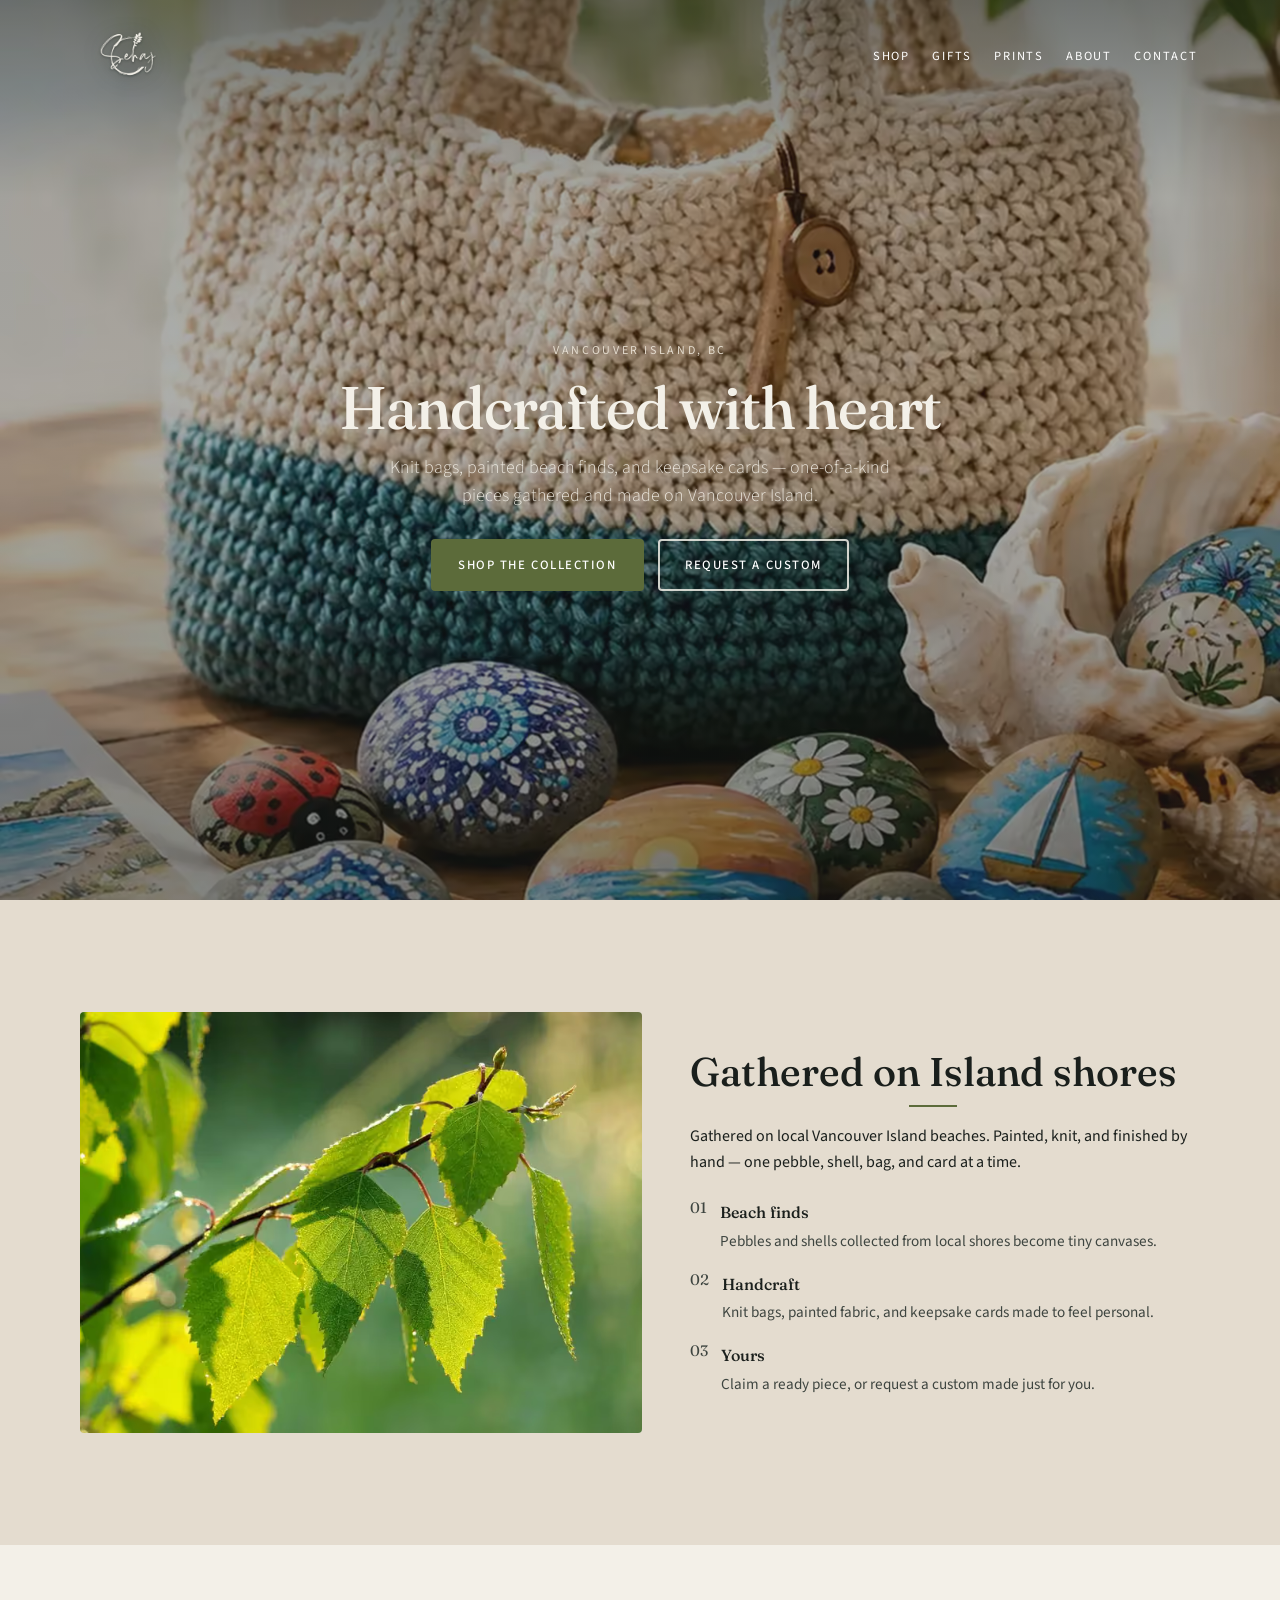
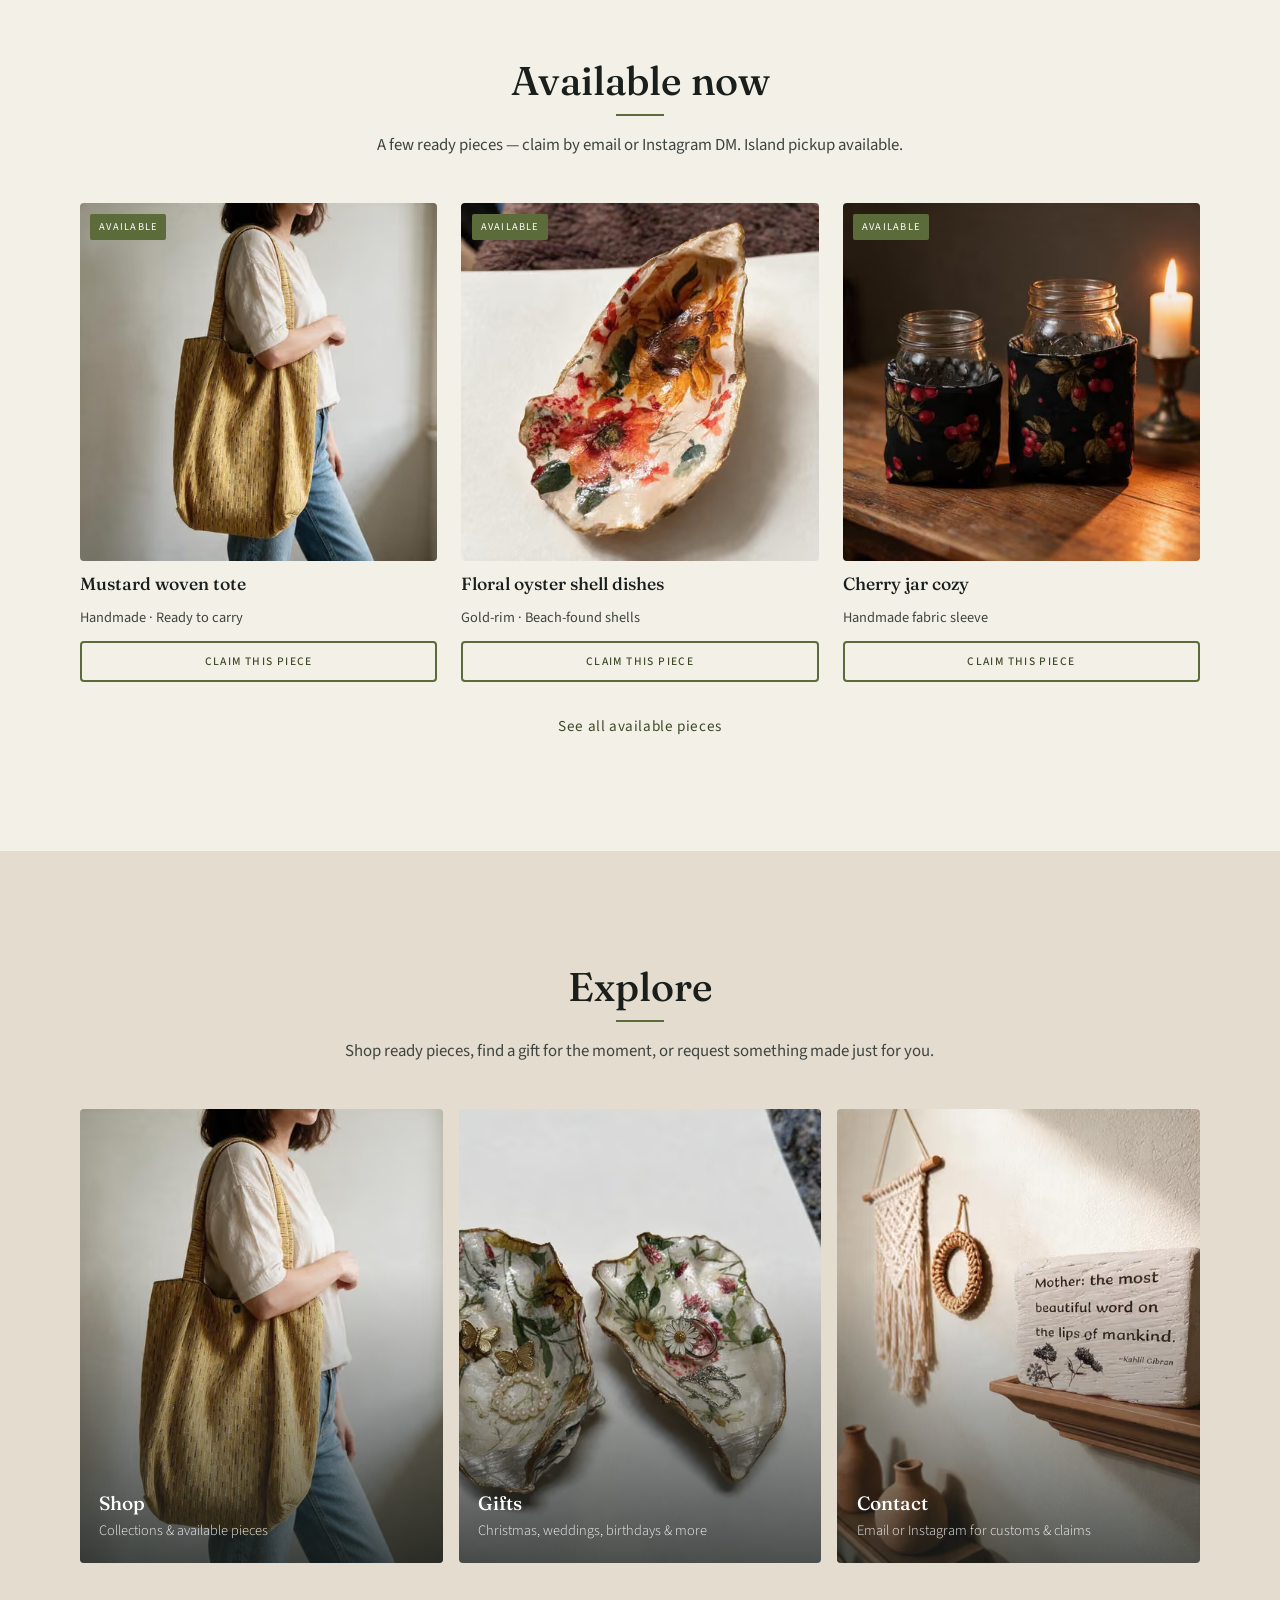
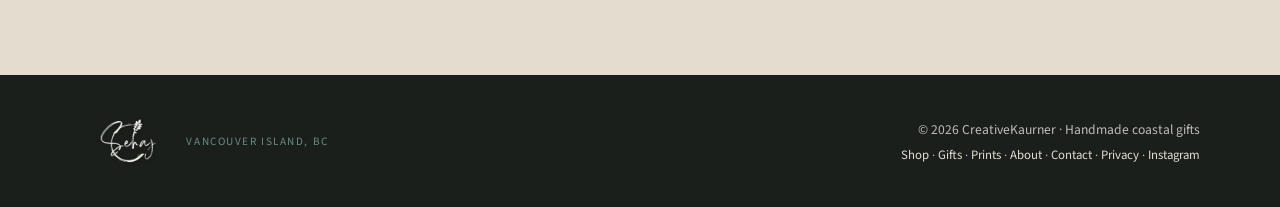
<file: index.html>
<!DOCTYPE html>
<html lang="en">
<head>
    <meta charset="UTF-8">
    <meta name="viewport" content="width=device-width, initial-scale=1.0">
    <meta name="theme-color" content="#1a1f1c">
    <title>CreativeKaurner — Handcrafted with heart on Vancouver Island</title>
    <meta name="description" content="Handcrafted coastal treasures from Vancouver Island — knit bags, painted beach finds, keepsake cards, custom art, and nature prints.">
    <meta name="robots" content="index,follow">
    <link rel="canonical" href="https://creativekaurner.ca/">
    <meta property="og:type" content="website">
    <meta property="og:site_name" content="CreativeKaurner">
    <meta property="og:title" content="CreativeKaurner — Handcrafted with heart on Vancouver Island">
    <meta property="og:description" content="Handcrafted coastal treasures from Vancouver Island — knit bags, painted beach finds, keepsake cards, custom art, and nature prints.">
    <meta property="og:url" content="https://creativekaurner.ca/">
    <meta property="og:image" content="https://creativekaurner.ca/images/creativekaurner-og.jpg">
    <meta property="og:image:width" content="1200">
    <meta property="og:image:height" content="628">
    <meta property="og:locale" content="en_CA">
    <meta name="twitter:card" content="summary_large_image">
    <meta name="twitter:title" content="CreativeKaurner — Handcrafted with heart on Vancouver Island">
    <meta name="twitter:description" content="Handcrafted coastal treasures from Vancouver Island — knit bags, painted beach finds, keepsake cards, custom art, and nature prints.">
    <meta name="twitter:image" content="https://creativekaurner.ca/images/creativekaurner-og.jpg">
    <link rel="icon" href="favicon.ico" sizes="any">
    <link rel="icon" type="image/png" sizes="32x32" href="images/icon-32.png">
    <link rel="apple-touch-icon" href="images/apple-touch-icon.png">
    <link rel="manifest" href="site.webmanifest">
    <link rel="preload" href="fonts/source-sans-3-latin-wght.woff2" as="font" type="font/woff2" crossorigin>
    <link rel="preload" href="fonts/fraunces-latin-opsz-wght.woff2" as="font" type="font/woff2" crossorigin>
    <link rel="preload" as="image" href="images/creativekaurner-handmade-hero-1280.avif" imagesrcset="images/creativekaurner-handmade-hero-768.avif 768w, images/creativekaurner-handmade-hero-1280.avif 1280w, images/creativekaurner-handmade-hero-1920.avif 1670w" imagesizes="100vw" type="image/avif" fetchpriority="high">
    <link rel="stylesheet" href="css/styles.css">
    <script type="application/ld+json">
    {
      "@context": "https://schema.org",
      "@graph": [
        {
          "@type": "WebSite",
          "name": "CreativeKaurner",
          "url": "https://creativekaurner.ca/"
        },
        {
          "@type": ["LocalBusiness", "Handicraft"],
          "name": "CreativeKaurner",
          "alternateName": "Sehaj Creative-kaurner",
          "description": "Handcrafted coastal treasures from Vancouver Island — woven bags, painted beach finds, plaques, cozies, and nature prints.",
          "url": "https://creativekaurner.ca/",
          "image": "https://creativekaurner.ca/images/creativekaurner-og.jpg",
          "priceRange": "$$",
          "address": {
            "@type": "PostalAddress",
            "addressRegion": "BC",
            "addressCountry": "CA",
            "addressLocality": "Vancouver Island"
          },
          "areaServed": {
            "@type": "Place",
            "name": "Vancouver Island, British Columbia"
          },
          "hasOfferCatalog": {
            "@type": "OfferCatalog",
            "name": "Handmade coastal craft collections",
            "url": "https://creativekaurner.ca/shop.html"
          },
          "sameAs": [
            "https://www.instagram.com/creativekaurner/"
          ]
        }
      ]
    }
    </script>
</head>
<body class="page-home">
    <a class="skip-link" href="#main">Skip to content</a>
    <nav class="navbar" id="navbar" aria-label="Primary">
        <div class="container nav-inner">
            <a class="brand-lockup" href="/">
                <img src="images/creativekaurner-logo-white.png" alt="CreativeKaurner — Sehaj" class="logo-img" width="224" height="224">
            </a>
            <button class="nav-toggle" type="button" aria-expanded="false" aria-controls="navLinks" aria-label="Open menu">
                <span></span>
            </button>
                                    <ul class="nav-links" id="navLinks">
                <li><a href="shop.html">Shop</a></li><li><a href="gifts.html">Gifts</a></li><li><a href="prints.html">Prints</a></li><li><a href="about.html">About</a></li><li><a href="contact.html">Contact</a></li>
            </ul>
        </div>
    </nav>
<header class="hero" id="top">
        <picture class="hero-media">
            <source type="image/avif" srcset="images/creativekaurner-handmade-hero-768.avif 768w, images/creativekaurner-handmade-hero-1280.avif 1280w, images/creativekaurner-handmade-hero-1920.avif 1670w" sizes="100vw">
            <img class="hero-img" src="images/creativekaurner-handmade-hero-1280.webp" srcset="images/creativekaurner-handmade-hero-768.webp 768w, images/creativekaurner-handmade-hero-1280.webp 1280w, images/creativekaurner-handmade-hero-1920.webp 1670w" sizes="100vw" alt="" width="1670" height="1920" fetchpriority="high" decoding="sync">
        </picture>
        <div class="hero-content">
            <p class="hero-place">Vancouver Island, BC</p>
            <h1>Handcrafted with heart</h1>
            <p class="hero-support">Knit bags, painted beach finds, and keepsake cards — one-of-a-kind pieces gathered and made on Vancouver Island.</p>
            <div class="cta-row">
                <a class="btn btn-primary" href="shop.html">Shop the collection</a>
                <a class="btn btn-ghost" href="contact.html">Request a custom</a>
            </div>
        </div>
    </header>
    <main id="main">
<section class="section section-sand" id="story" aria-labelledby="story-heading">
        <div class="container story-strip reveal">
            <div class="story-visual">
                <picture>
                    <source type="image/avif" srcset="images/vancouver-island-coast-800.avif 800w, images/vancouver-island-coast-1200.avif 1200w" sizes="(min-width: 800px) 46vw, 92vw">
                    <img src="images/vancouver-island-coast-1200.webp" srcset="images/vancouver-island-coast-800.webp 800w, images/vancouver-island-coast-1200.webp 1200w" sizes="(min-width: 800px) 46vw, 92vw" alt="Coastal Vancouver Island atmosphere" width="1200" height="800" loading="lazy" decoding="async">
                </picture>
            </div>
            <div>
                <div class="section-title" style="text-align: left;">
                    <h2 id="story-heading">Gathered on Island shores</h2>
                </div>
                <p>Gathered on local Vancouver Island beaches. Painted, knit, and finished by hand — one pebble, shell, bag, and card at a time.</p>
                <ol class="story-steps">
                    <li>
                        <span class="step-num">01</span>
                        <div>
                            <strong>Beach finds</strong>
                            <span>Pebbles and shells collected from local shores become tiny canvases.</span>
                        </div>
                    </li>
                    <li>
                        <span class="step-num">02</span>
                        <div>
                            <strong>Handcraft</strong>
                            <span>Knit bags, painted fabric, and keepsake cards made to feel personal.</span>
                        </div>
                    </li>
                    <li>
                        <span class="step-num">03</span>
                        <div>
                            <strong>Yours</strong>
                            <span>Claim a ready piece, or request a custom made just for you.</span>
                        </div>
                    </li>
                </ol>
            </div>
        </div>
    </section>
    <section class="section section-foam" aria-labelledby="featured-heading">
        <div class="container">
            <div class="section-title">
                <h2 id="featured-heading">Available now</h2>
            </div>
            <p class="section-lede">A few ready pieces — claim by email or Instagram DM. Island pickup available.</p>
            <div class="product-grid featured-grid reveal">
                <article class="product">
                    <div class="product-media">
                        <span class="badge">Available</span>
                        <picture>
                            <source type="image/avif" srcset="images/handmade-mustard-woven-tote-480.avif 480w, images/handmade-mustard-woven-tote-800.avif 800w" sizes="(min-width: 900px) 22vw, (min-width: 560px) 46vw, 92vw">
                            <img src="images/handmade-mustard-woven-tote-480.webp" srcset="images/handmade-mustard-woven-tote-480.webp 480w, images/handmade-mustard-woven-tote-800.webp 800w" sizes="(min-width: 900px) 22vw, (min-width: 560px) 46vw, 92vw" alt="Handmade mustard woven tote bag" width="800" height="800" loading="lazy" decoding="async">
                        </picture>
                    </div>
                    <h3>Mustard woven tote</h3>
                    <p class="product-meta">Handmade · Ready to carry</p>
                    <a class="btn btn-outline btn-sm" href="#" data-inquire data-inquire-subject="Claim: Mustard woven tote">Claim this piece</a>
                </article>
                <article class="product">
                    <div class="product-media">
                        <span class="badge">Available</span>
                        <picture>
                            <source type="image/avif" srcset="images/handmade-floral-oyster-shell-dishes-480.avif 480w, images/handmade-floral-oyster-shell-dishes-800.avif 800w" sizes="(min-width: 900px) 22vw, (min-width: 560px) 46vw, 92vw">
                            <img src="images/handmade-floral-oyster-shell-dishes-480.webp" srcset="images/handmade-floral-oyster-shell-dishes-480.webp 480w, images/handmade-floral-oyster-shell-dishes-800.webp 800w" sizes="(min-width: 900px) 22vw, (min-width: 560px) 46vw, 92vw" alt="Sunflower floral gold-rim oyster shell dish" width="800" height="800" loading="lazy" decoding="async">
                        </picture>
                    </div>
                    <h3>Floral oyster shell dishes</h3>
                    <p class="product-meta">Gold-rim · Beach-found shells</p>
                    <a class="btn btn-outline btn-sm" href="#" data-inquire data-inquire-subject="Claim: Floral oyster shell dishes">Claim this piece</a>
                </article>
                <article class="product">
                    <div class="product-media">
                        <span class="badge">Available</span>
                        <picture>
                            <source type="image/avif" srcset="images/handmade-cherry-jar-cozy-480.avif 480w, images/handmade-cherry-jar-cozy-800.avif 800w" sizes="(min-width: 900px) 22vw, (min-width: 560px) 46vw, 92vw">
                            <img src="images/handmade-cherry-jar-cozy-480.webp" srcset="images/handmade-cherry-jar-cozy-480.webp 480w, images/handmade-cherry-jar-cozy-800.webp 800w" sizes="(min-width: 900px) 22vw, (min-width: 560px) 46vw, 92vw" alt="Cherry-print fabric cozies on clear mason jars" width="800" height="800" loading="lazy" decoding="async">
                        </picture>
                    </div>
                    <h3>Cherry jar cozy</h3>
                    <p class="product-meta">Handmade fabric sleeve</p>
                    <a class="btn btn-outline btn-sm" href="#" data-inquire data-inquire-subject="Claim: Cherry jar cozy">Claim this piece</a>
                </article>
            </div>
            <p class="featured-more"><a href="shop.html#available">See all available pieces</a></p>
        </div>
    </section>
    <section class="section section-sand" aria-labelledby="explore-heading">
        <div class="container">
            <div class="section-title">
                <h2 id="explore-heading">Explore</h2>
            </div>
            <p class="section-lede">Shop ready pieces, find a gift for the moment, or request something made just for you.</p>
            <div class="home-cta-grid">
                <a class="tile" href="shop.html">
                    <picture>
                        <source type="image/avif" srcset="images/creativekaurner-explore-shop-480.avif 480w, images/creativekaurner-explore-shop-800.avif 800w" sizes="(min-width: 700px) 30vw, 92vw">
                        <img class="tile-media" src="images/creativekaurner-explore-shop-800.webp" srcset="images/creativekaurner-explore-shop-480.webp 480w, images/creativekaurner-explore-shop-800.webp 800w" sizes="(min-width: 700px) 30vw, 92vw" alt="Handmade mustard woven tote from the CreativeKaurner collection" width="800" height="1000" loading="lazy" decoding="async">
                    </picture>
                    <div class="tile-scrim"></div>
                    <div class="tile-body"><h3>Shop</h3><p>Collections &amp; available pieces</p></div>
                </a>
                <a class="tile" href="gifts.html">
                    <picture>
                        <source type="image/avif" srcset="images/creativekaurner-explore-gifts-480.avif 480w, images/creativekaurner-explore-gifts-800.avif 800w" sizes="(min-width: 700px) 30vw, 92vw">
                        <img class="tile-media" src="images/creativekaurner-explore-gifts-800.webp" srcset="images/creativekaurner-explore-gifts-480.webp 480w, images/creativekaurner-explore-gifts-800.webp 800w" sizes="(min-width: 700px) 30vw, 92vw" alt="Daisy floral oyster shell dishes as gift-ready keepsakes" width="800" height="1000" loading="lazy" decoding="async">
                    </picture>
                    <div class="tile-scrim"></div>
                    <div class="tile-body"><h3>Gifts</h3><p>Christmas, weddings, birthdays &amp; more</p></div>
                </a>
                <a class="tile" href="contact.html">
                    <picture>
                        <source type="image/avif" srcset="images/creativekaurner-explore-contact-480.avif 480w, images/creativekaurner-explore-contact-800.avif 800w" sizes="(min-width: 700px) 30vw, 92vw">
                        <img class="tile-media" src="images/creativekaurner-explore-contact-800.webp" srcset="images/creativekaurner-explore-contact-480.webp 480w, images/creativekaurner-explore-contact-800.webp 800w" sizes="(min-width: 700px) 30vw, 92vw" alt="Mother quote plaque handmade keepsake" width="800" height="1000" loading="lazy" decoding="async">
                    </picture>
                    <div class="tile-scrim"></div>
                    <div class="tile-body"><h3>Contact</h3><p>Email or Instagram for customs &amp; claims</p></div>
                </a>
            </div>
        </div>
    </section>
    </main>
    <footer class="footer">
        <div class="container footer-inner">
            <div class="footer-brand">
                <img src="images/creativekaurner-logo-white.png" alt="CreativeKaurner — Sehaj" class="footer-logo" width="96" height="96" loading="lazy">
                <p class="footer-place">Vancouver Island, BC</p>
            </div>
            <div class="footer-meta">
                <p>© <span id="year"></span> CreativeKaurner · Handmade coastal gifts</p>
                <p class="footer-links">
                    <a href="shop.html">Shop</a>
                    · <a href="gifts.html">Gifts</a>
                    · <a href="prints.html">Prints</a>
                    · <a href="about.html">About</a>
                    · <a href="contact.html">Contact</a>
                    · <a href="privacy.html">Privacy</a>
                    · <a href="#" data-contact="instagram" data-contact-label="keep">Instagram</a>
                </p>
            </div>
        </div>
    </footer>
    <script src="js/site.js" defer></script>
</body>
</html>
</file>
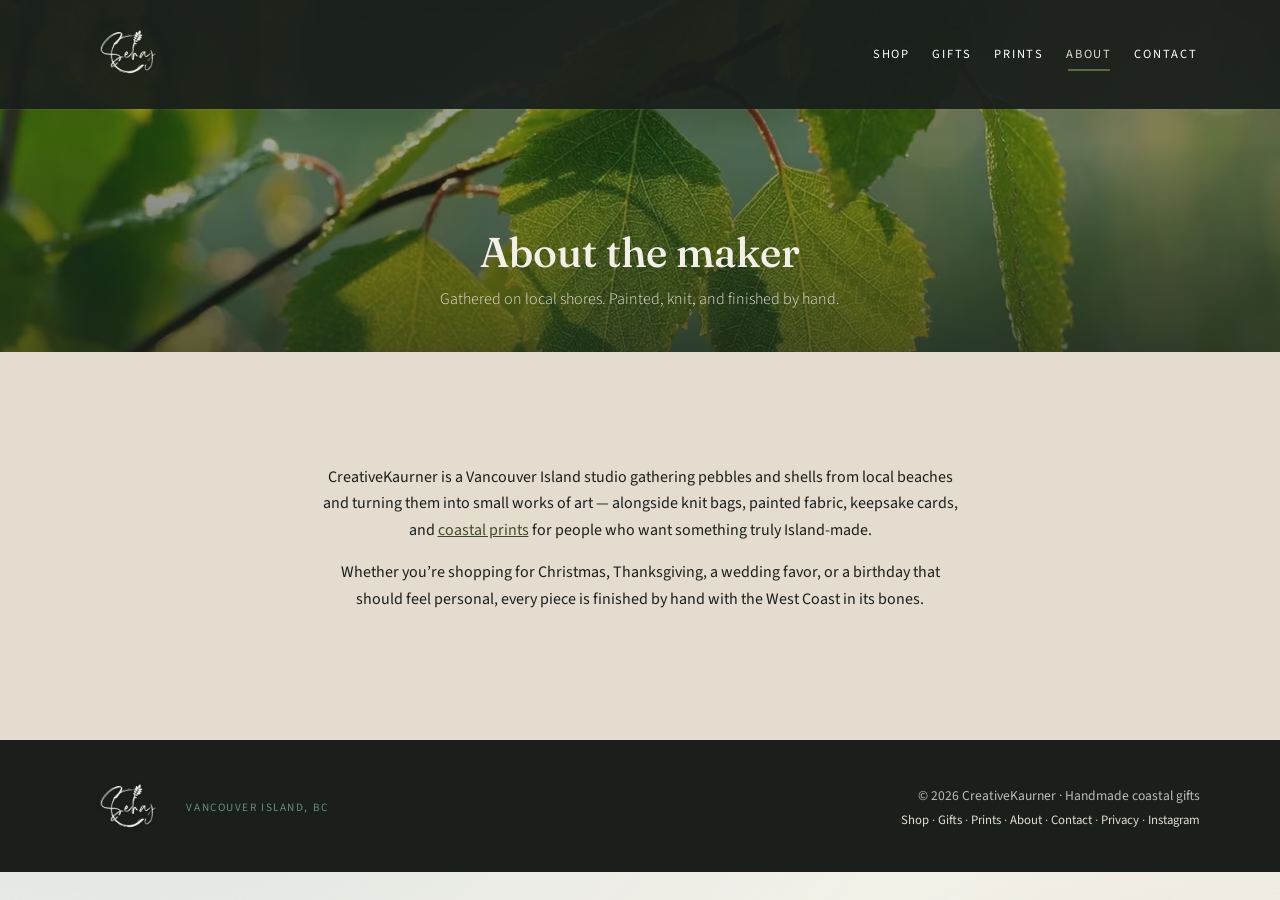
<file: about.html>
<!DOCTYPE html>
<html lang="en">
<head>
    <meta charset="UTF-8">
    <meta name="viewport" content="width=device-width, initial-scale=1.0">
    <meta name="theme-color" content="#1a1f1c">
    <title>About the Maker — CreativeKaurner</title>
    <meta name="description" content="Meet CreativeKaurner — a Vancouver Island studio making painted beach finds, knit bags, cards, and coastal prints.">
    <meta name="robots" content="index,follow">
    <link rel="canonical" href="https://creativekaurner.ca/about.html">
    <meta property="og:type" content="website">
    <meta property="og:site_name" content="CreativeKaurner">
    <meta property="og:title" content="About the Maker — CreativeKaurner">
    <meta property="og:description" content="Meet CreativeKaurner — a Vancouver Island studio making painted beach finds, knit bags, cards, and coastal prints.">
    <meta property="og:url" content="https://creativekaurner.ca/about.html">
    <meta property="og:image" content="https://creativekaurner.ca/images/creativekaurner-og.jpg">
    <meta property="og:image:width" content="1200">
    <meta property="og:image:height" content="628">
    <meta property="og:locale" content="en_CA">
    <meta name="twitter:card" content="summary_large_image">
    <meta name="twitter:title" content="About the Maker — CreativeKaurner">
    <meta name="twitter:description" content="Meet CreativeKaurner — a Vancouver Island studio making painted beach finds, knit bags, cards, and coastal prints.">
    <meta name="twitter:image" content="https://creativekaurner.ca/images/creativekaurner-og.jpg">
    <link rel="icon" href="favicon.ico" sizes="any">
    <link rel="icon" type="image/png" sizes="32x32" href="images/icon-32.png">
    <link rel="apple-touch-icon" href="images/apple-touch-icon.png">
    <link rel="manifest" href="site.webmanifest">
    <link rel="preload" href="fonts/source-sans-3-latin-wght.woff2" as="font" type="font/woff2" crossorigin>
    <link rel="preload" href="fonts/fraunces-latin-opsz-wght.woff2" as="font" type="font/woff2" crossorigin>
    <link rel="preload" as="image" href="images/creativekaurner-about-hero-1600.avif" imagesrcset="images/creativekaurner-about-hero-960.avif 960w, images/creativekaurner-about-hero-1600.avif 1600w" imagesizes="100vw" type="image/avif" fetchpriority="high">
    <link rel="stylesheet" href="css/styles.css">
</head>
<body>
    <a class="skip-link" href="#main">Skip to content</a>
    <nav class="navbar navbar--solid" id="navbar" aria-label="Primary">
        <div class="container nav-inner">
            <a class="brand-lockup" href="/">
                <img src="images/creativekaurner-logo-white.png" alt="CreativeKaurner — Sehaj" class="logo-img" width="224" height="224">
            </a>
            <button class="nav-toggle" type="button" aria-expanded="false" aria-controls="navLinks" aria-label="Open menu">
                <span></span>
            </button>
                                    <ul class="nav-links" id="navLinks">
                <li><a href="shop.html">Shop</a></li><li><a href="gifts.html">Gifts</a></li><li><a href="prints.html">Prints</a></li><li><a href="about.html" aria-current="page">About</a></li><li><a href="contact.html">Contact</a></li>
            </ul>
        </div>
    </nav>
    <header class="page-hero">
        <picture class="page-hero-media">
            <source type="image/avif" srcset="images/creativekaurner-about-hero-960.avif 960w, images/creativekaurner-about-hero-1600.avif 1600w" sizes="100vw">
            <img class="page-hero-img" src="images/creativekaurner-about-hero-1600.webp" srcset="images/creativekaurner-about-hero-960.webp 960w, images/creativekaurner-about-hero-1600.webp 1600w" sizes="100vw" alt="" width="1600" height="727" fetchpriority="high" decoding="sync">
        </picture>
        <div class="container page-hero-content">
            <h1>About the maker</h1>
            <p>Gathered on local shores. Painted, knit, and finished by hand.</p>
        </div>
    </header>
    <main id="main">
<section class="section section-sand" id="about" aria-labelledby="about-heading">
        <div class="container">
            <h2 id="about-heading" class="visually-hidden">About CreativeKaurner</h2>
<div class="about-content reveal">
                <p>CreativeKaurner is a Vancouver Island studio gathering pebbles and shells from local beaches and turning them into small works of art — alongside knit bags, painted fabric, keepsake cards, and <a href="prints.html">coastal prints</a> for people who want something truly Island-made.</p>
                <p>Whether you’re shopping for Christmas, Thanksgiving, a wedding favor, or a birthday that should feel personal, every piece is finished by hand with the West Coast in its bones.</p>
            </div>
        </div>
    </section>
    </main>
    <footer class="footer">
        <div class="container footer-inner">
            <div class="footer-brand">
                <img src="images/creativekaurner-logo-white.png" alt="CreativeKaurner — Sehaj" class="footer-logo" width="96" height="96" loading="lazy">
                <p class="footer-place">Vancouver Island, BC</p>
            </div>
            <div class="footer-meta">
                <p>© <span id="year"></span> CreativeKaurner · Handmade coastal gifts</p>
                <p class="footer-links">
                    <a href="shop.html">Shop</a>
                    · <a href="gifts.html">Gifts</a>
                    · <a href="prints.html">Prints</a>
                    · <a href="about.html">About</a>
                    · <a href="contact.html">Contact</a>
                    · <a href="privacy.html">Privacy</a>
                    · <a href="#" data-contact="instagram" data-contact-label="keep">Instagram</a>
                </p>
            </div>
        </div>
    </footer>
    <script src="js/site.js" defer></script>
</body>
</html>
</file>
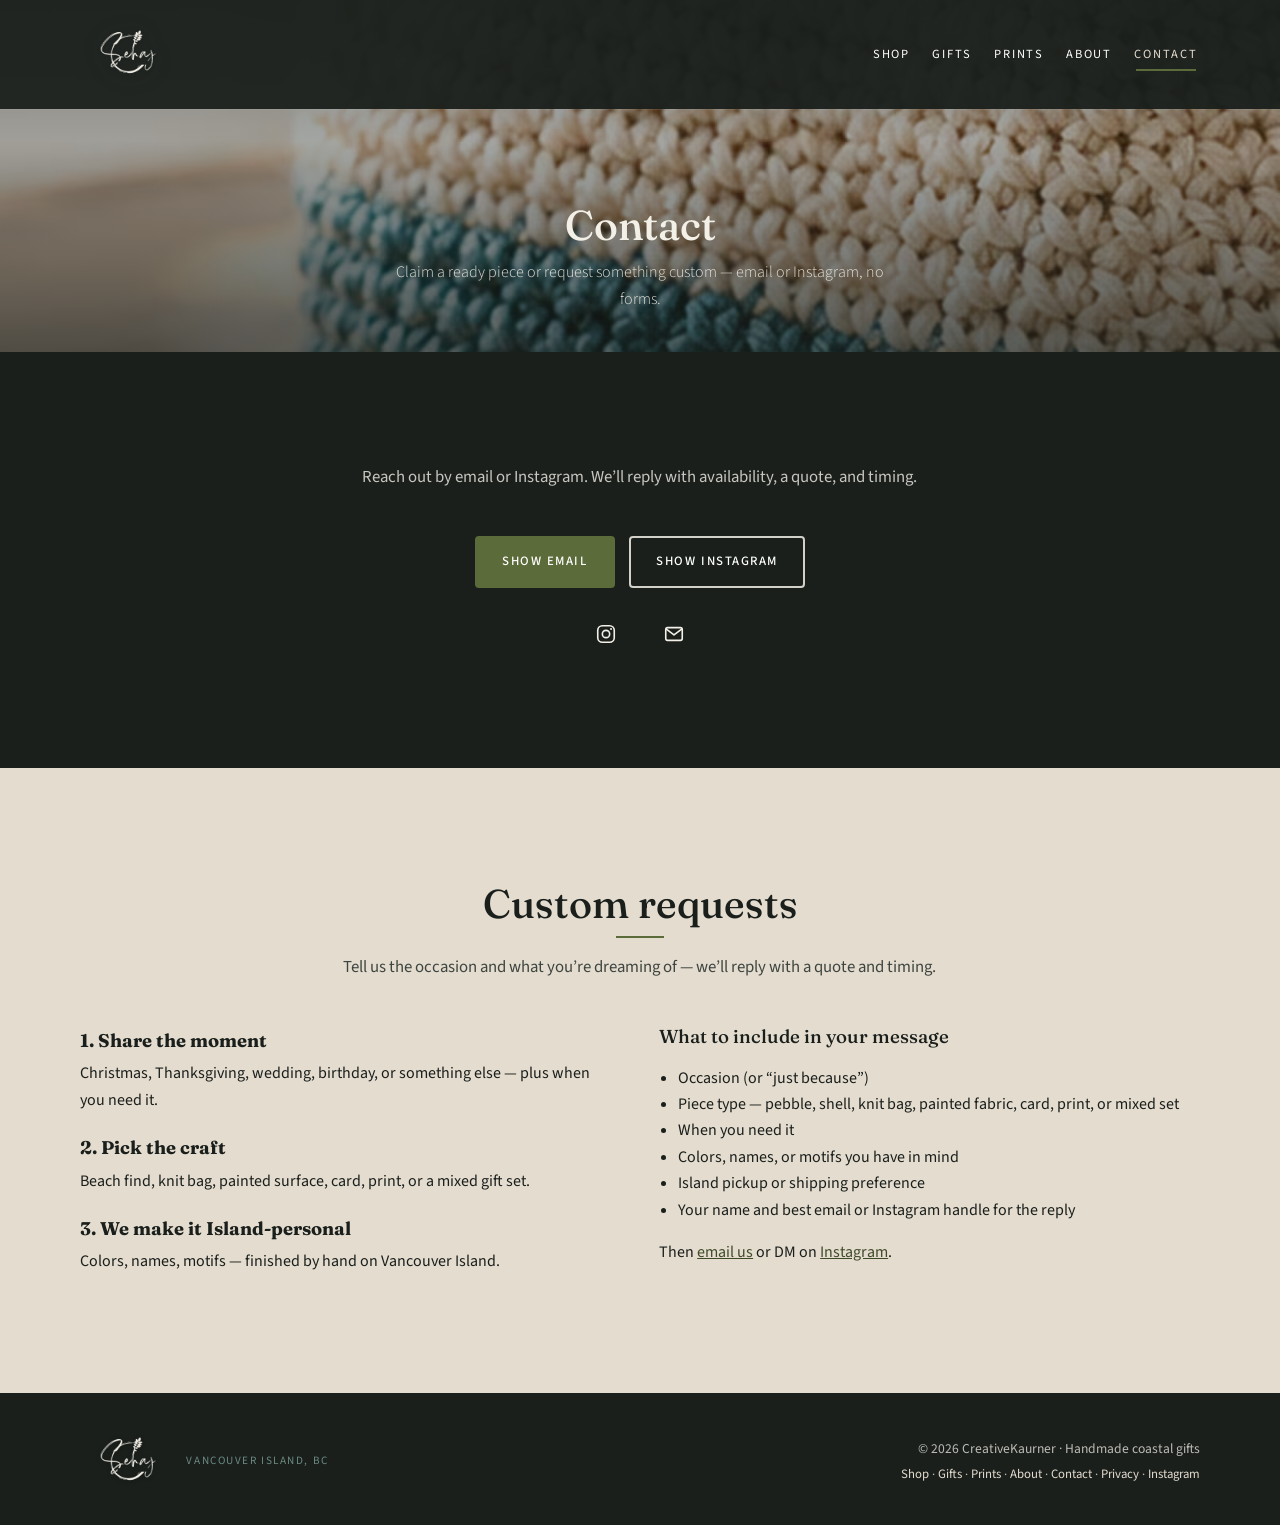
<file: contact.html>
<!DOCTYPE html>
<html lang="en">
<head>
    <meta charset="UTF-8">
    <meta name="viewport" content="width=device-width, initial-scale=1.0">
    <meta name="theme-color" content="#1a1f1c">
    <title>Contact &amp; Custom Requests — CreativeKaurner</title>
    <meta name="description" content="Contact CreativeKaurner on Vancouver Island by email or Instagram — claim a piece or request a custom handmade gift.">
    <meta name="robots" content="index,follow">
    <link rel="canonical" href="https://creativekaurner.ca/contact.html">
    <meta property="og:type" content="website">
    <meta property="og:site_name" content="CreativeKaurner">
    <meta property="og:title" content="Contact &amp; Custom Requests — CreativeKaurner">
    <meta property="og:description" content="Contact CreativeKaurner on Vancouver Island by email or Instagram — claim a piece or request a custom handmade gift.">
    <meta property="og:url" content="https://creativekaurner.ca/contact.html">
    <meta property="og:image" content="https://creativekaurner.ca/images/creativekaurner-og.jpg">
    <meta property="og:image:width" content="1200">
    <meta property="og:image:height" content="628">
    <meta property="og:locale" content="en_CA">
    <meta name="twitter:card" content="summary_large_image">
    <meta name="twitter:title" content="Contact &amp; Custom Requests — CreativeKaurner">
    <meta name="twitter:description" content="Contact CreativeKaurner on Vancouver Island by email or Instagram — claim a piece or request a custom handmade gift.">
    <meta name="twitter:image" content="https://creativekaurner.ca/images/creativekaurner-og.jpg">
    <link rel="icon" href="favicon.ico" sizes="any">
    <link rel="icon" type="image/png" sizes="32x32" href="images/icon-32.png">
    <link rel="apple-touch-icon" href="images/apple-touch-icon.png">
    <link rel="manifest" href="site.webmanifest">
    <link rel="preload" href="fonts/source-sans-3-latin-wght.woff2" as="font" type="font/woff2" crossorigin>
    <link rel="preload" href="fonts/fraunces-latin-opsz-wght.woff2" as="font" type="font/woff2" crossorigin>
    <link rel="preload" as="image" href="images/creativekaurner-contact-hero-1600.avif" imagesrcset="images/creativekaurner-contact-hero-960.avif 960w, images/creativekaurner-contact-hero-1600.avif 1600w" imagesizes="100vw" type="image/avif" fetchpriority="high">
    <link rel="stylesheet" href="css/styles.css">
</head>
<body>
    <a class="skip-link" href="#main">Skip to content</a>
    <nav class="navbar navbar--solid" id="navbar" aria-label="Primary">
        <div class="container nav-inner">
            <a class="brand-lockup" href="/">
                <img src="images/creativekaurner-logo-white.png" alt="CreativeKaurner — Sehaj" class="logo-img" width="224" height="224">
            </a>
            <button class="nav-toggle" type="button" aria-expanded="false" aria-controls="navLinks" aria-label="Open menu">
                <span></span>
            </button>
                        <ul class="nav-links" id="navLinks">
                <li><a href="shop.html">Shop</a></li><li><a href="gifts.html">Gifts</a></li><li><a href="prints.html">Prints</a></li><li><a href="about.html">About</a></li><li><a href="contact.html" aria-current="page">Contact</a></li>
            </ul>
        </div>
    </nav>
    <header class="page-hero">
        <picture class="page-hero-media">
            <source type="image/avif" srcset="images/creativekaurner-contact-hero-960.avif 960w, images/creativekaurner-contact-hero-1600.avif 1600w" sizes="100vw">
            <img class="page-hero-img" src="images/creativekaurner-contact-hero-1600.webp" srcset="images/creativekaurner-contact-hero-960.webp 960w, images/creativekaurner-contact-hero-1600.webp 1600w" sizes="100vw" alt="" width="1600" height="725" fetchpriority="high" decoding="sync">
        </picture>
        <div class="container page-hero-content">
            <h1>Contact</h1>
            <p>Claim a ready piece or request something custom — email or Instagram, no forms.</p>
        </div>
    </header>
    <main id="main">
        <section class="section section-ink" id="contact" aria-labelledby="contact-heading">
            <div class="container">
                <div class="contact-content">
                    <h2 id="contact-heading" class="visually-hidden">Get in touch</h2>
                    <p class="section-lede">Reach out by email or Instagram. We’ll reply with availability, a quote, and timing.</p>
                    <div class="cta-row">
                        <a class="btn btn-primary" href="#" data-contact="email" data-inquire-subject="CreativeKaurner inquiry">Show email</a>
                        <a class="btn btn-ghost" href="#" data-contact="instagram">Show Instagram</a>
                    </div>
                    <div class="social-icons">
                        <a href="#" data-contact="instagram" data-contact-label="keep" aria-label="Instagram">
                            <svg width="22" height="22" viewBox="0 0 24 24" fill="none" aria-hidden="true" focusable="false">
                                <rect x="3" y="3" width="18" height="18" rx="5" stroke="currentColor" stroke-width="1.75"/>
                                <circle cx="12" cy="12" r="4" stroke="currentColor" stroke-width="1.75"/>
                                <circle cx="17.5" cy="6.5" r="1.1" fill="currentColor"/>
                            </svg>
                        </a>
                        <a href="#" data-contact="email" data-contact-label="keep" aria-label="Email">
                            <svg width="22" height="22" viewBox="0 0 24 24" fill="none" aria-hidden="true" focusable="false">
                                <rect x="3" y="5" width="18" height="14" rx="2" stroke="currentColor" stroke-width="1.75"/>
                                <path d="M4 7l8 6 8-6" stroke="currentColor" stroke-width="1.75" stroke-linecap="round" stroke-linejoin="round"/>
                            </svg>
                        </a>
                    </div>
                </div>
            </div>
        </section>
        <section class="section section-sand" aria-labelledby="custom-heading">
            <div class="container">
                <div class="section-title">
                    <h2 id="custom-heading">Custom requests</h2>
                </div>
                <p class="section-lede">Tell us the occasion and what you’re dreaming of — we’ll reply with a quote and timing.</p>
                <div class="custom-layout">
                    <ol class="steps-simple">
                        <li>
                            <strong>1. Share the moment</strong>
                            Christmas, Thanksgiving, wedding, birthday, or something else — plus when you need it.
                        </li>
                        <li>
                            <strong>2. Pick the craft</strong>
                            Beach find, knit bag, painted surface, card, print, or a mixed gift set.
                        </li>
                        <li>
                            <strong>3. We make it Island-personal</strong>
                            Colors, names, motifs — finished by hand on Vancouver Island.
                        </li>
                    </ol>
                    <div class="prose">
                        <h3>What to include in your message</h3>
                        <ul>
                            <li>Occasion (or “just because”)</li>
                            <li>Piece type — pebble, shell, knit bag, painted fabric, card, print, or mixed set</li>
                            <li>When you need it</li>
                            <li>Colors, names, or motifs you have in mind</li>
                            <li>Island pickup or shipping preference</li>
                            <li>Your name and best email or Instagram handle for the reply</li>
                        </ul>
                        <p>Then <a href="#" data-contact="email" data-inquire-subject="CreativeKaurner custom request">email us</a> or DM on <a href="#" data-contact="instagram">Instagram</a>.</p>
                    </div>
                </div>
            </div>
        </section>
    </main>
    <footer class="footer">
        <div class="container footer-inner">
            <div class="footer-brand">
                <img src="images/creativekaurner-logo-white.png" alt="CreativeKaurner — Sehaj" class="footer-logo" width="96" height="96" loading="lazy">
                <p class="footer-place">Vancouver Island, BC</p>
            </div>
            <div class="footer-meta">
                <p>© <span id="year"></span> CreativeKaurner · Handmade coastal gifts</p>
                <p class="footer-links">
                    <a href="shop.html">Shop</a>
                    · <a href="gifts.html">Gifts</a>
                    · <a href="prints.html">Prints</a>
                    · <a href="about.html">About</a>
                    · <a href="contact.html">Contact</a>
                    · <a href="privacy.html">Privacy</a>
                    · <a href="#" data-contact="instagram" data-contact-label="keep">Instagram</a>
                </p>
            </div>
        </div>
    </footer>
    <script src="js/site.js" defer></script>
</body>
</html>
</file>
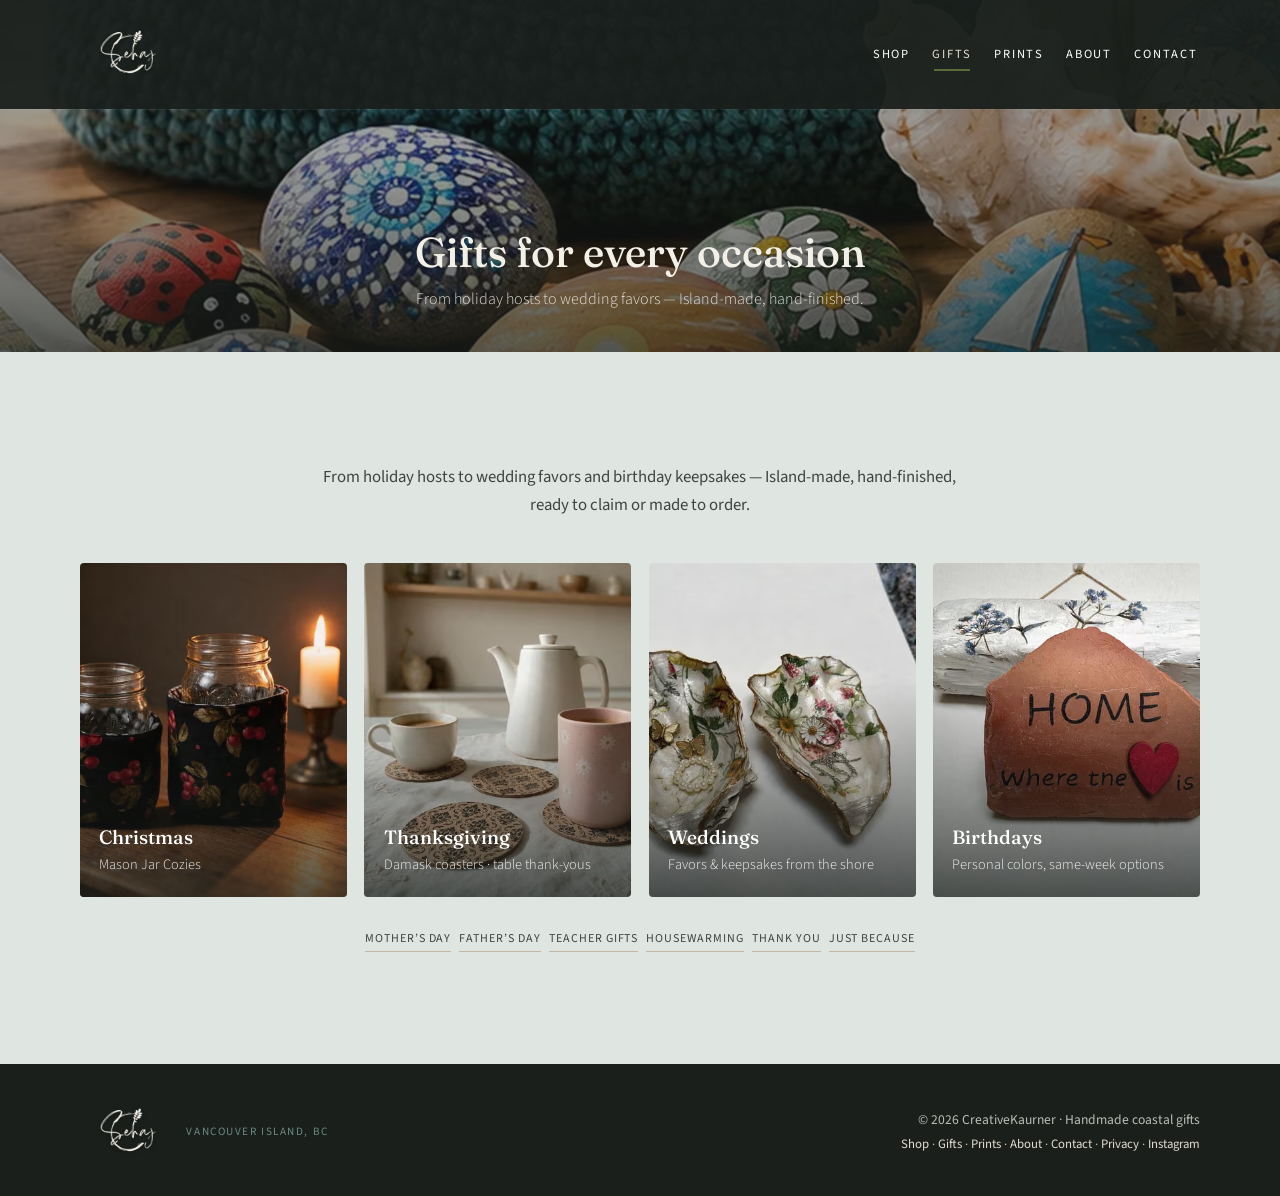
<file: gifts.html>
<!DOCTYPE html>
<html lang="en">
<head>
    <meta charset="UTF-8">
    <meta name="viewport" content="width=device-width, initial-scale=1.0">
    <meta name="theme-color" content="#1a1f1c">
    <title>Handmade Gifts for Every Occasion — CreativeKaurner</title>
    <meta name="description" content="Island-made gifts for Christmas, Thanksgiving, weddings, birthdays, and more — ready to claim or custom ordered.">
    <meta name="robots" content="index,follow">
    <link rel="canonical" href="https://creativekaurner.ca/gifts.html">
    <meta property="og:type" content="website">
    <meta property="og:site_name" content="CreativeKaurner">
    <meta property="og:title" content="Handmade Gifts for Every Occasion — CreativeKaurner">
    <meta property="og:description" content="Island-made gifts for Christmas, Thanksgiving, weddings, birthdays, and more — ready to claim or custom ordered.">
    <meta property="og:url" content="https://creativekaurner.ca/gifts.html">
    <meta property="og:image" content="https://creativekaurner.ca/images/creativekaurner-og.jpg">
    <meta property="og:image:width" content="1200">
    <meta property="og:image:height" content="628">
    <meta property="og:locale" content="en_CA">
    <meta name="twitter:card" content="summary_large_image">
    <meta name="twitter:title" content="Handmade Gifts for Every Occasion — CreativeKaurner">
    <meta name="twitter:description" content="Island-made gifts for Christmas, Thanksgiving, weddings, birthdays, and more — ready to claim or custom ordered.">
    <meta name="twitter:image" content="https://creativekaurner.ca/images/creativekaurner-og.jpg">
    <link rel="icon" href="favicon.ico" sizes="any">
    <link rel="icon" type="image/png" sizes="32x32" href="images/icon-32.png">
    <link rel="apple-touch-icon" href="images/apple-touch-icon.png">
    <link rel="manifest" href="site.webmanifest">
    <link rel="preload" href="fonts/source-sans-3-latin-wght.woff2" as="font" type="font/woff2" crossorigin>
    <link rel="preload" href="fonts/fraunces-latin-opsz-wght.woff2" as="font" type="font/woff2" crossorigin>
    <link rel="preload" as="image" href="images/creativekaurner-gifts-hero-1600.avif" imagesrcset="images/creativekaurner-gifts-hero-960.avif 960w, images/creativekaurner-gifts-hero-1600.avif 1600w" imagesizes="100vw" type="image/avif" fetchpriority="high">
    <link rel="stylesheet" href="css/styles.css">
</head>
<body>
    <a class="skip-link" href="#main">Skip to content</a>
    <nav class="navbar navbar--solid" id="navbar" aria-label="Primary">
        <div class="container nav-inner">
            <a class="brand-lockup" href="/">
                <img src="images/creativekaurner-logo-white.png" alt="CreativeKaurner — Sehaj" class="logo-img" width="224" height="224">
            </a>
            <button class="nav-toggle" type="button" aria-expanded="false" aria-controls="navLinks" aria-label="Open menu">
                <span></span>
            </button>
                                    <ul class="nav-links" id="navLinks">
                <li><a href="shop.html">Shop</a></li><li><a href="gifts.html" aria-current="page">Gifts</a></li><li><a href="prints.html">Prints</a></li><li><a href="about.html">About</a></li><li><a href="contact.html">Contact</a></li>
            </ul>
        </div>
    </nav>
    <header class="page-hero">
        <picture class="page-hero-media">
            <source type="image/avif" srcset="images/creativekaurner-gifts-hero-960.avif 960w, images/creativekaurner-gifts-hero-1600.avif 1600w" sizes="100vw">
            <img class="page-hero-img" src="images/creativekaurner-gifts-hero-1600.webp" srcset="images/creativekaurner-gifts-hero-960.webp 960w, images/creativekaurner-gifts-hero-1600.webp 1600w" sizes="100vw" alt="" width="1600" height="727" fetchpriority="high" decoding="sync">
        </picture>
        <div class="container page-hero-content">
            <h1>Gifts for every occasion</h1>
            <p>From holiday hosts to wedding favors — Island-made, hand-finished.</p>
        </div>
    </header>
    <main id="main">
<section class="section section-mist" id="gifts" aria-labelledby="gifts-heading">
        <div class="container">
            <h2 id="gifts-heading" class="visually-hidden">Gift occasions</h2>
<p class="section-lede">From holiday hosts to wedding favors and birthday keepsakes — Island-made, hand-finished, ready to claim or made to order.</p>
            <div class="tile-grid cols-4">
                <a class="tile" href="#" data-inquire data-inquire-subject="Gift inquiry: Christmas" data-inquire-body="Hi CreativeKaurner,&#10;&#10;I'm interested in a Christmas gift.&#10;&#10;Thanks!" data-lightbox="images/handmade-christmas-gift-full.webp" data-lightbox-alt="Cherry-print fabric cozies on mason jars for Christmas gifting">
                        <picture>
                            <source type="image/avif" srcset="images/handmade-christmas-gift-400.avif 400w, images/handmade-christmas-gift-720.avif 720w" sizes="(min-width: 900px) 22vw, (min-width: 560px) 46vw, 92vw">
                            <img class="tile-media" src="images/handmade-christmas-gift-720.webp" srcset="images/handmade-christmas-gift-400.webp 400w, images/handmade-christmas-gift-720.webp 720w" sizes="(min-width: 900px) 22vw, (min-width: 560px) 46vw, 92vw" alt="Cherry-print fabric cozies on mason jars for Christmas gifting" width="720" height="900" loading="lazy" decoding="async">
                    </picture>
                    <div class="tile-scrim"></div>
                    <div class="tile-body">
                        <h3>Christmas</h3>
                        <p>Mason Jar Cozies</p>
                    </div>
                </a>
                <a class="tile" href="#" data-inquire data-inquire-subject="Gift inquiry: Thanksgiving / host" data-inquire-body="Hi CreativeKaurner,&#10;&#10;I'm interested in a host or Thanksgiving gift.&#10;&#10;Thanks!" data-lightbox="images/handmade-host-gift-full.webp" data-lightbox-alt="Damask coasters as a host or Thanksgiving gift">
                    <picture>
                        <source type="image/avif" srcset="images/handmade-host-gift-400.avif 400w, images/handmade-host-gift-720.avif 720w" sizes="(min-width: 900px) 22vw, (min-width: 560px) 46vw, 92vw">
                        <img class="tile-media" src="images/handmade-host-gift-720.webp" srcset="images/handmade-host-gift-400.webp 400w, images/handmade-host-gift-720.webp 720w" sizes="(min-width: 900px) 22vw, (min-width: 560px) 46vw, 92vw" alt="Damask coasters as a host or Thanksgiving gift" width="720" height="900" loading="lazy" decoding="async">
                    </picture>
                    <div class="tile-scrim"></div>
                    <div class="tile-body">
                        <h3>Thanksgiving</h3>
                        <p>Damask coasters · table thank-yous</p>
                    </div>
                </a>
                <a class="tile" href="#" data-inquire data-inquire-subject="Gift inquiry: Wedding" data-inquire-body="Hi CreativeKaurner,&#10;&#10;I'm interested in wedding favors or keepsakes.&#10;&#10;Thanks!" data-lightbox="images/handmade-wedding-gift-full.webp" data-lightbox-alt="Daisy floral oyster shell dishes with jewelry for wedding favors">
                    <picture>
                        <source type="image/avif" srcset="images/handmade-wedding-gift-400.avif 400w, images/handmade-wedding-gift-720.avif 720w" sizes="(min-width: 900px) 22vw, (min-width: 560px) 46vw, 92vw">
                        <img class="tile-media" src="images/handmade-wedding-gift-720.webp" srcset="images/handmade-wedding-gift-400.webp 400w, images/handmade-wedding-gift-720.webp 720w" sizes="(min-width: 900px) 22vw, (min-width: 560px) 46vw, 92vw" alt="Daisy floral oyster shell dishes with jewelry for wedding favors" width="720" height="900" loading="lazy" decoding="async">
                    </picture>
                    <div class="tile-scrim"></div>
                    <div class="tile-body">
                        <h3>Weddings</h3>
                        <p>Favors &amp; keepsakes from the shore</p>
                    </div>
                </a>
                <a class="tile" href="#" data-inquire data-inquire-subject="Gift inquiry: Birthday" data-inquire-body="Hi CreativeKaurner,&#10;&#10;I'm interested in a birthday gift.&#10;&#10;Thanks!" data-lightbox="images/handmade-birthday-gift-full.webp" data-lightbox-alt="HOME heart plaque as a birthday or housewarming gift">
                    <picture>
                        <source type="image/avif" srcset="images/handmade-birthday-gift-400.avif 400w, images/handmade-birthday-gift-720.avif 720w" sizes="(min-width: 900px) 22vw, (min-width: 560px) 46vw, 92vw">
                        <img class="tile-media" src="images/handmade-birthday-gift-720.webp" srcset="images/handmade-birthday-gift-400.webp 400w, images/handmade-birthday-gift-720.webp 720w" sizes="(min-width: 900px) 22vw, (min-width: 560px) 46vw, 92vw" alt="HOME heart plaque as a birthday or housewarming gift" width="720" height="900" loading="lazy" decoding="async">
                    </picture>
                    <div class="tile-scrim"></div>
                    <div class="tile-body">
                        <h3>Birthdays</h3>
                        <p>Personal colors, same-week options</p>
                    </div>
                </a>
            </div>
            <div class="gift-chips">
                <a href="#" data-inquire data-inquire-subject="Gift inquiry: Mother's Day">Mother’s Day</a>
                <a href="#" data-inquire data-inquire-subject="Gift inquiry: Father's Day">Father’s Day</a>
                <a href="#" data-inquire data-inquire-subject="Gift inquiry: Teacher gift">Teacher gifts</a>
                <a href="#" data-inquire data-inquire-subject="Gift inquiry: Housewarming">Housewarming</a>
                <a href="#" data-inquire data-inquire-subject="Gift inquiry: Thank you">Thank you</a>
                <a href="#" data-inquire data-inquire-subject="Gift inquiry: Just because">Just because</a>
            </div>
        </div>
    </section>
    </main>
    <footer class="footer">
        <div class="container footer-inner">
            <div class="footer-brand">
                <img src="images/creativekaurner-logo-white.png" alt="CreativeKaurner — Sehaj" class="footer-logo" width="96" height="96" loading="lazy">
                <p class="footer-place">Vancouver Island, BC</p>
            </div>
            <div class="footer-meta">
                <p>© <span id="year"></span> CreativeKaurner · Handmade coastal gifts</p>
                <p class="footer-links">
                    <a href="shop.html">Shop</a>
                    · <a href="gifts.html">Gifts</a>
                    · <a href="prints.html">Prints</a>
                    · <a href="about.html">About</a>
                    · <a href="contact.html">Contact</a>
                    · <a href="privacy.html">Privacy</a>
                    · <a href="#" data-contact="instagram" data-contact-label="keep">Instagram</a>
                </p>
            </div>
        </div>
    </footer>
    <script src="js/site.js" defer></script>
</body>
</html>
</file>
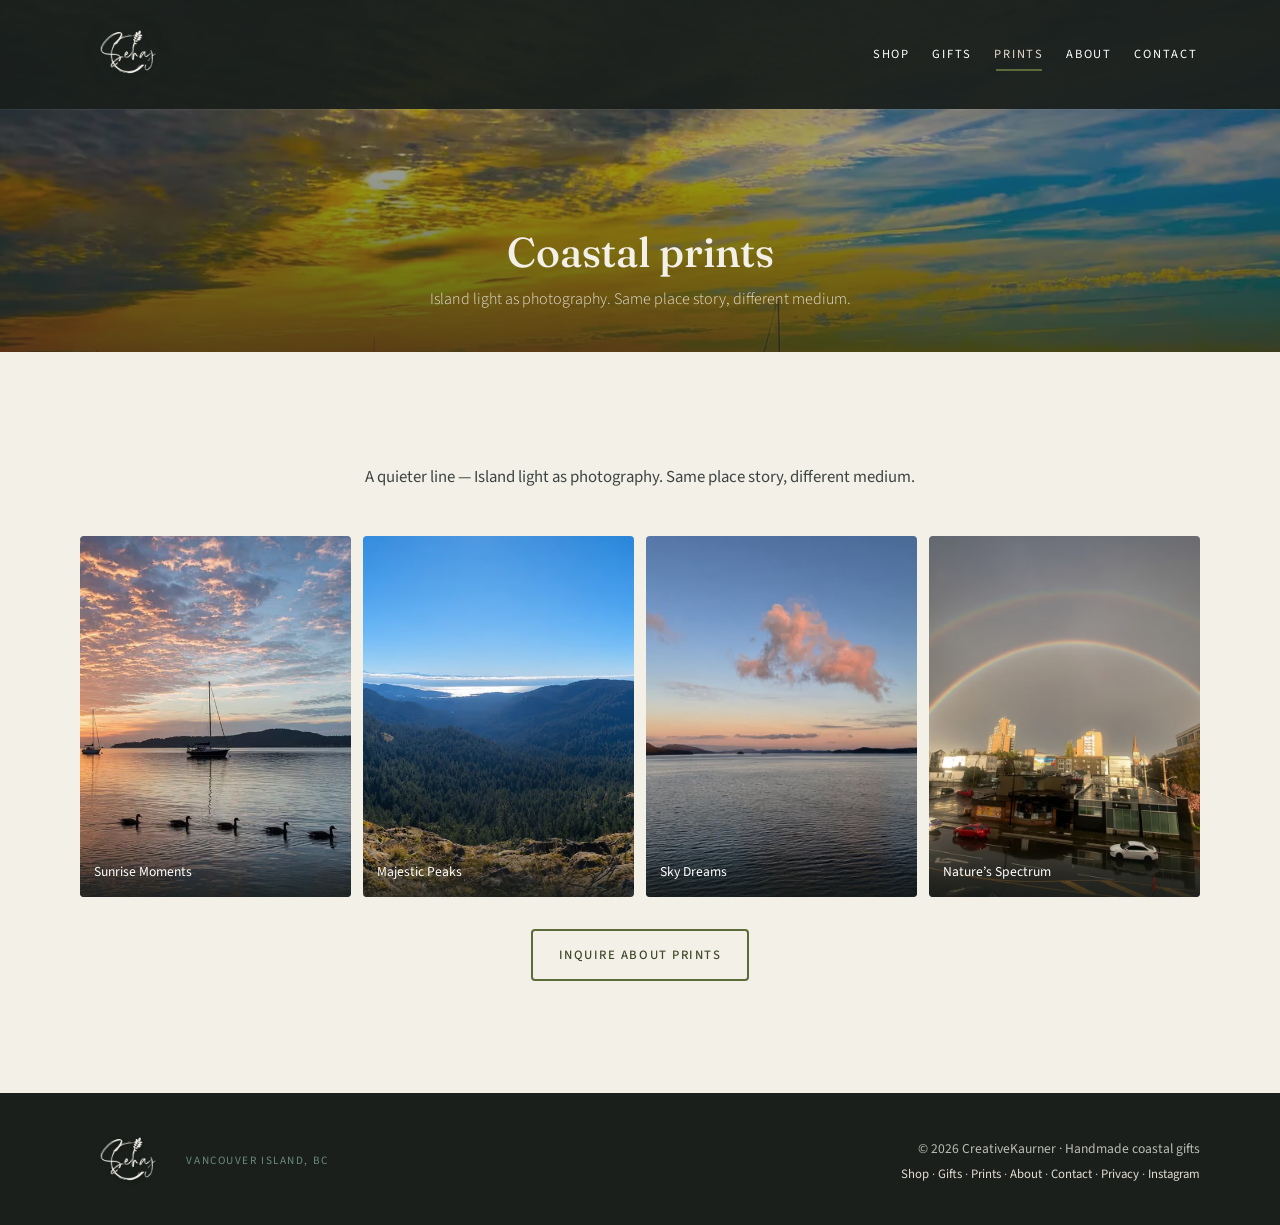
<file: prints.html>
<!DOCTYPE html>
<html lang="en">
<head>
    <meta charset="UTF-8">
    <meta name="viewport" content="width=device-width, initial-scale=1.0">
    <meta name="theme-color" content="#1a1f1c">
    <title>Coastal Prints — CreativeKaurner</title>
    <meta name="description" content="Nature photography prints from Vancouver Island — a quieter line from CreativeKaurner.">
    <meta name="robots" content="index,follow">
    <link rel="canonical" href="https://creativekaurner.ca/prints.html">
    <meta property="og:type" content="website">
    <meta property="og:site_name" content="CreativeKaurner">
    <meta property="og:title" content="Coastal Prints — CreativeKaurner">
    <meta property="og:description" content="Nature photography prints from Vancouver Island — a quieter line from CreativeKaurner.">
    <meta property="og:url" content="https://creativekaurner.ca/prints.html">
    <meta property="og:image" content="https://creativekaurner.ca/images/creativekaurner-og.jpg">
    <meta property="og:image:width" content="1200">
    <meta property="og:image:height" content="628">
    <meta property="og:locale" content="en_CA">
    <meta name="twitter:card" content="summary_large_image">
    <meta name="twitter:title" content="Coastal Prints — CreativeKaurner">
    <meta name="twitter:description" content="Nature photography prints from Vancouver Island — a quieter line from CreativeKaurner.">
    <meta name="twitter:image" content="https://creativekaurner.ca/images/creativekaurner-og.jpg">
    <link rel="icon" href="favicon.ico" sizes="any">
    <link rel="icon" type="image/png" sizes="32x32" href="images/icon-32.png">
    <link rel="apple-touch-icon" href="images/apple-touch-icon.png">
    <link rel="manifest" href="site.webmanifest">
    <link rel="preload" href="fonts/source-sans-3-latin-wght.woff2" as="font" type="font/woff2" crossorigin>
    <link rel="preload" href="fonts/fraunces-latin-opsz-wght.woff2" as="font" type="font/woff2" crossorigin>
    <link rel="preload" as="image" href="images/creativekaurner-prints-hero-1600.avif" imagesrcset="images/creativekaurner-prints-hero-960.avif 960w, images/creativekaurner-prints-hero-1600.avif 1600w" imagesizes="100vw" type="image/avif" fetchpriority="high">
    <link rel="stylesheet" href="css/styles.css">
</head>
<body>
    <a class="skip-link" href="#main">Skip to content</a>
    <nav class="navbar navbar--solid" id="navbar" aria-label="Primary">
        <div class="container nav-inner">
            <a class="brand-lockup" href="/">
                <img src="images/creativekaurner-logo-white.png" alt="CreativeKaurner — Sehaj" class="logo-img" width="224" height="224">
            </a>
            <button class="nav-toggle" type="button" aria-expanded="false" aria-controls="navLinks" aria-label="Open menu">
                <span></span>
            </button>
                                    <ul class="nav-links" id="navLinks">
                <li><a href="shop.html">Shop</a></li><li><a href="gifts.html">Gifts</a></li><li><a href="prints.html" aria-current="page">Prints</a></li><li><a href="about.html">About</a></li><li><a href="contact.html">Contact</a></li>
            </ul>
        </div>
    </nav>
    <header class="page-hero">
        <picture class="page-hero-media">
            <source type="image/avif" srcset="images/creativekaurner-prints-hero-960.avif 960w, images/creativekaurner-prints-hero-1600.avif 1600w" sizes="100vw">
            <img class="page-hero-img" src="images/creativekaurner-prints-hero-1600.webp" srcset="images/creativekaurner-prints-hero-960.webp 960w, images/creativekaurner-prints-hero-1600.webp 1600w" sizes="100vw" alt="" width="1600" height="727" fetchpriority="high" decoding="sync">
        </picture>
        <div class="container page-hero-content">
            <h1>Coastal prints</h1>
            <p>Island light as photography. Same place story, different medium.</p>
        </div>
    </header>
    <main id="main">
<section class="section section-foam" id="prints" aria-labelledby="prints-heading">
        <div class="container">
            <h2 id="prints-heading" class="visually-hidden">Coastal print gallery</h2>
<p class="section-lede">A quieter line — Island light as photography. Same place story, different medium.</p>
            <div class="print-strip">
                <figure class="print-item" data-lightbox>
                    <picture>
                        <source type="image/avif" srcset="images/vancouver-island-sunrise-800.avif 800w, images/vancouver-island-sunrise-1400.avif 1400w" sizes="(min-width: 640px) 23vw, 92vw">
                        <img src="images/vancouver-island-sunrise-1400.webp" srcset="images/vancouver-island-sunrise-800.webp 800w, images/vancouver-island-sunrise-1400.webp 1400w" sizes="(min-width: 640px) 23vw, 92vw" alt="Sunrise over the coast" width="1400" height="1050" loading="lazy" decoding="async">
                    </picture>
                    <figcaption class="print-caption">Sunrise Moments</figcaption>
                </figure>
                <figure class="print-item" data-lightbox>
                    <picture>
                        <source type="image/avif" srcset="images/vancouver-island-mountains.avif">
                        <img src="images/vancouver-island-mountains.webp" alt="Mountain landscape" width="1200" height="650" loading="lazy" decoding="async">
                    </picture>
                    <figcaption class="print-caption">Majestic Peaks</figcaption>
                </figure>
                <figure class="print-item" data-lightbox>
                    <picture>
                        <source type="image/avif" srcset="images/vancouver-island-clouds.avif">
                        <img src="images/vancouver-island-clouds.webp" alt="Sky and clouds" width="1200" height="900" loading="lazy" decoding="async">
                    </picture>
                    <figcaption class="print-caption">Sky Dreams</figcaption>
                </figure>
                <figure class="print-item" data-lightbox>
                    <picture>
                        <source type="image/avif" srcset="images/vancouver-island-rainbow.avif">
                        <img src="images/vancouver-island-rainbow.webp" alt="Rainbow after rain" width="1200" height="900" loading="lazy" decoding="async">
                    </picture>
                    <figcaption class="print-caption">Nature’s Spectrum</figcaption>
                </figure>
            </div>
            <div class="cta-row" style="margin-top: 2rem;">
                <a class="btn btn-outline" href="#" data-inquire data-inquire-subject="Coastal print inquiry">Inquire about prints</a>
            </div>
        </div>
    </section>
    </main>
    <footer class="footer">
        <div class="container footer-inner">
            <div class="footer-brand">
                <img src="images/creativekaurner-logo-white.png" alt="CreativeKaurner — Sehaj" class="footer-logo" width="96" height="96" loading="lazy">
                <p class="footer-place">Vancouver Island, BC</p>
            </div>
            <div class="footer-meta">
                <p>© <span id="year"></span> CreativeKaurner · Handmade coastal gifts</p>
                <p class="footer-links">
                    <a href="shop.html">Shop</a>
                    · <a href="gifts.html">Gifts</a>
                    · <a href="prints.html">Prints</a>
                    · <a href="about.html">About</a>
                    · <a href="contact.html">Contact</a>
                    · <a href="privacy.html">Privacy</a>
                    · <a href="#" data-contact="instagram" data-contact-label="keep">Instagram</a>
                </p>
            </div>
        </div>
    </footer>
    <script src="js/site.js" defer></script>
</body>
</html>
</file>
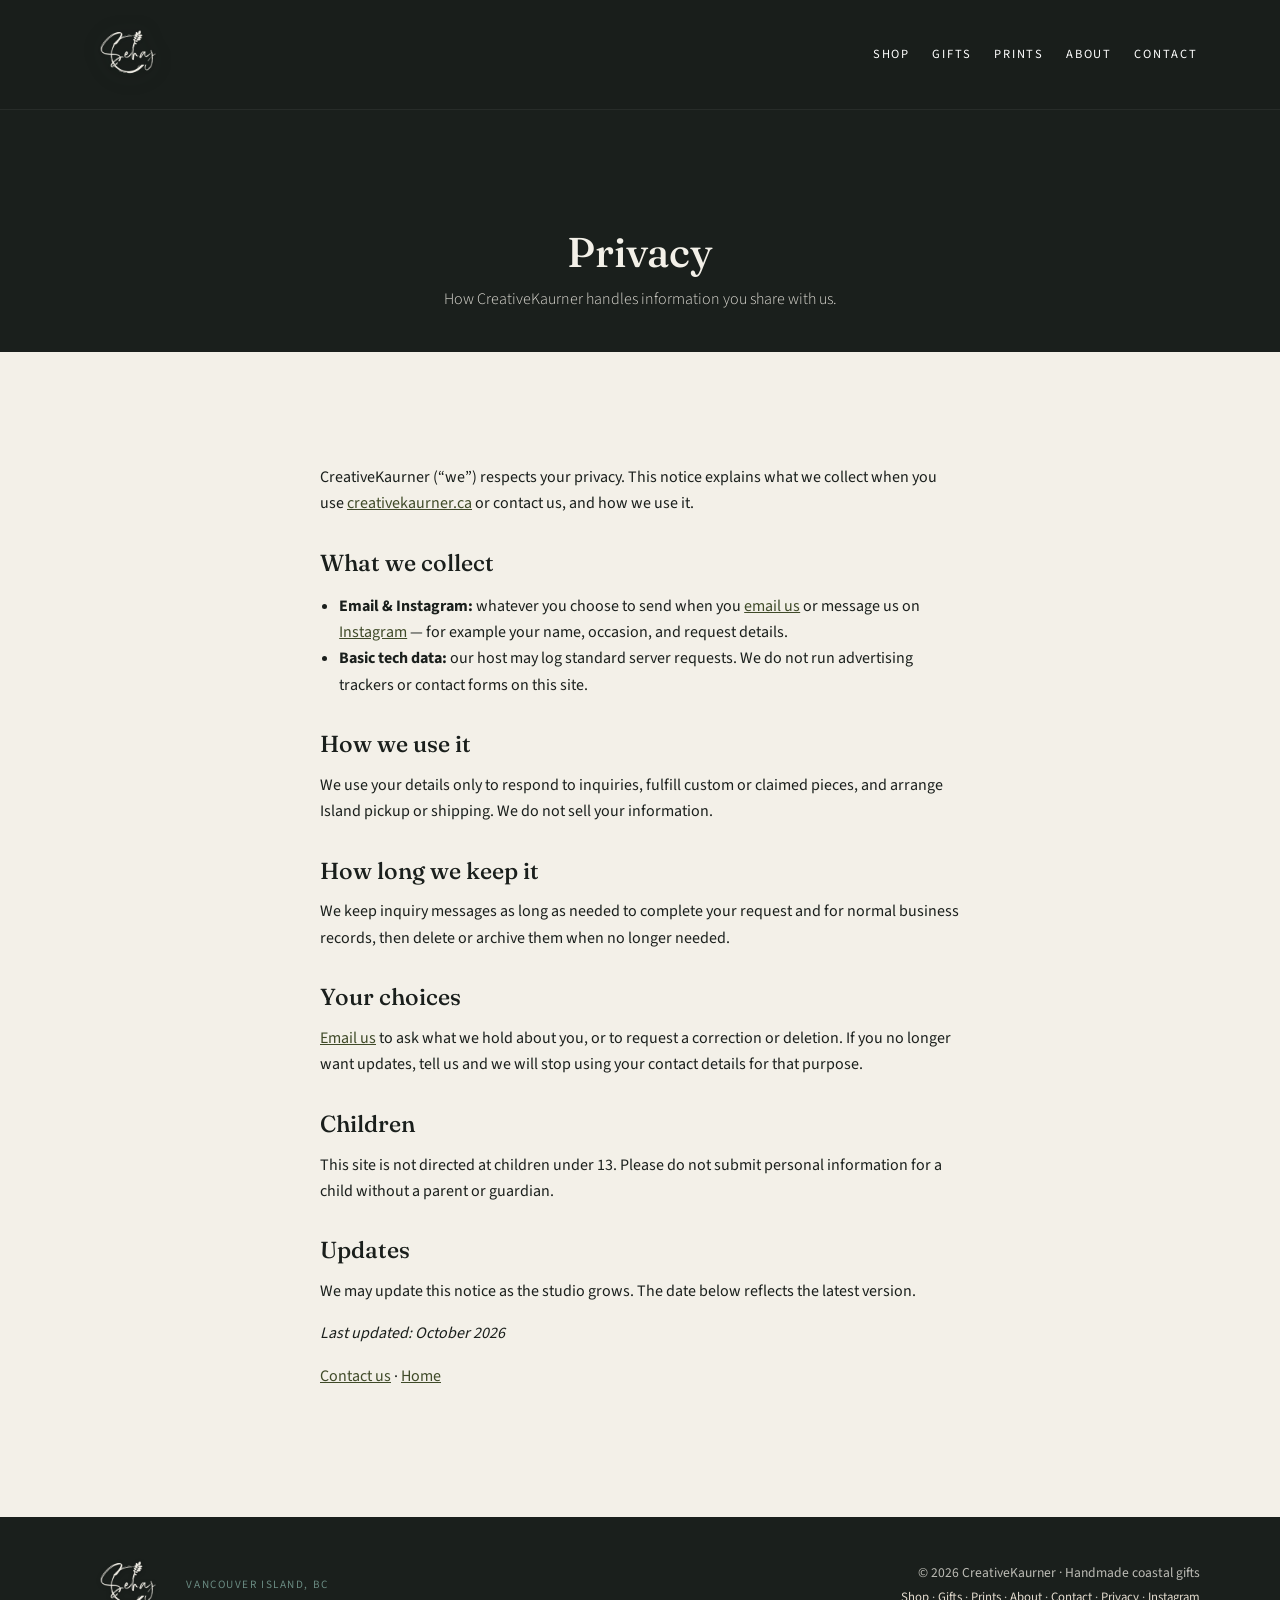
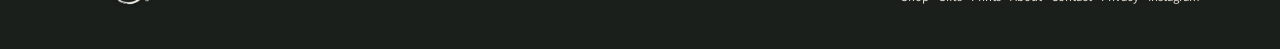
<file: privacy.html>
<!DOCTYPE html>
<html lang="en">
<head>
    <meta charset="UTF-8">
    <meta name="viewport" content="width=device-width, initial-scale=1.0">
    <meta name="theme-color" content="#1a1f1c">
    <title>Privacy — CreativeKaurner</title>
    <meta name="description" content="Privacy notice for CreativeKaurner — how we handle email and Instagram contact information.">
    <meta name="robots" content="index,follow">
    <link rel="canonical" href="https://creativekaurner.ca/privacy.html">
    <meta property="og:type" content="website">
    <meta property="og:site_name" content="CreativeKaurner">
    <meta property="og:title" content="Privacy — CreativeKaurner">
    <meta property="og:description" content="Privacy notice for CreativeKaurner — how we handle email and Instagram contact information.">
    <meta property="og:url" content="https://creativekaurner.ca/privacy.html">
    <meta property="og:image" content="https://creativekaurner.ca/images/creativekaurner-og.jpg">
    <meta property="og:image:width" content="1200">
    <meta property="og:image:height" content="628">
    <meta property="og:locale" content="en_CA">
    <meta name="twitter:card" content="summary_large_image">
    <meta name="twitter:title" content="Privacy — CreativeKaurner">
    <meta name="twitter:description" content="Privacy notice for CreativeKaurner — how we handle email and Instagram contact information.">
    <meta name="twitter:image" content="https://creativekaurner.ca/images/creativekaurner-og.jpg">
    <link rel="icon" href="favicon.ico" sizes="any">
    <link rel="icon" type="image/png" sizes="32x32" href="images/icon-32.png">
    <link rel="apple-touch-icon" href="images/apple-touch-icon.png">
    <link rel="manifest" href="site.webmanifest">
    <link rel="preload" href="fonts/source-sans-3-latin-wght.woff2" as="font" type="font/woff2" crossorigin>
    <link rel="preload" href="fonts/fraunces-latin-opsz-wght.woff2" as="font" type="font/woff2" crossorigin>
    <link rel="stylesheet" href="css/styles.css">
</head>
<body>
    <a class="skip-link" href="#main">Skip to content</a>
    <nav class="navbar navbar--solid" id="navbar" aria-label="Primary">
        <div class="container nav-inner">
            <a class="brand-lockup" href="/">
                <img src="images/creativekaurner-logo-white.png" alt="CreativeKaurner — Sehaj" class="logo-img" width="224" height="224">
            </a>
            <button class="nav-toggle" type="button" aria-expanded="false" aria-controls="navLinks" aria-label="Open menu">
                <span></span>
            </button>
                                    <ul class="nav-links" id="navLinks">
                <li><a href="shop.html">Shop</a></li><li><a href="gifts.html">Gifts</a></li><li><a href="prints.html">Prints</a></li><li><a href="about.html">About</a></li><li><a href="contact.html">Contact</a></li>
            </ul>
        </div>
    </nav>
    <header class="page-hero">
        <div class="container">
            <h1>Privacy</h1>
            <p>How CreativeKaurner handles information you share with us.</p>
        </div>
    </header>
    <main id="main">
    <section class="section section-foam">
        <div class="container prose">
            <p>CreativeKaurner (“we”) respects your privacy. This notice explains what we collect when you use <a href="https://creativekaurner.ca">creativekaurner.ca</a> or contact us, and how we use it.</p>
            <h2>What we collect</h2>
            <ul>
                <li><strong>Email &amp; Instagram:</strong> whatever you choose to send when you <a href="#" data-contact="email">email us</a> or message us on <a href="#" data-contact="instagram">Instagram</a> — for example your name, occasion, and request details.</li>
                <li><strong>Basic tech data:</strong> our host may log standard server requests. We do not run advertising trackers or contact forms on this site.</li>
            </ul>
            <h2>How we use it</h2>
            <p>We use your details only to respond to inquiries, fulfill custom or claimed pieces, and arrange Island pickup or shipping. We do not sell your information.</p>
            <h2>How long we keep it</h2>
            <p>We keep inquiry messages as long as needed to complete your request and for normal business records, then delete or archive them when no longer needed.</p>
            <h2>Your choices</h2>
            <p><a href="#" data-contact="email">Email us</a> to ask what we hold about you, or to request a correction or deletion. If you no longer want updates, tell us and we will stop using your contact details for that purpose.</p>
            <h2>Children</h2>
            <p>This site is not directed at children under 13. Please do not submit personal information for a child without a parent or guardian.</p>
            <h2>Updates</h2>
            <p>We may update this notice as the studio grows. The date below reflects the latest version.</p>
            <p><em>Last updated: October 2026</em></p>
            <p><a href="contact.html">Contact us</a> · <a href="/">Home</a></p>
        </div>
    </section>
    </main>
    <footer class="footer">
        <div class="container footer-inner">
            <div class="footer-brand">
                <img src="images/creativekaurner-logo-white.png" alt="CreativeKaurner — Sehaj" class="footer-logo" width="96" height="96" loading="lazy">
                <p class="footer-place">Vancouver Island, BC</p>
            </div>
            <div class="footer-meta">
                <p>© <span id="year"></span> CreativeKaurner · Handmade coastal gifts</p>
                <p class="footer-links">
                    <a href="shop.html">Shop</a>
                    · <a href="gifts.html">Gifts</a>
                    · <a href="prints.html">Prints</a>
                    · <a href="about.html">About</a>
                    · <a href="contact.html">Contact</a>
                    · <a href="privacy.html">Privacy</a>
                    · <a href="#" data-contact="instagram" data-contact-label="keep">Instagram</a>
                </p>
            </div>
        </div>
    </footer>
    <script src="js/site.js" defer></script>
</body>
</html>
</file>
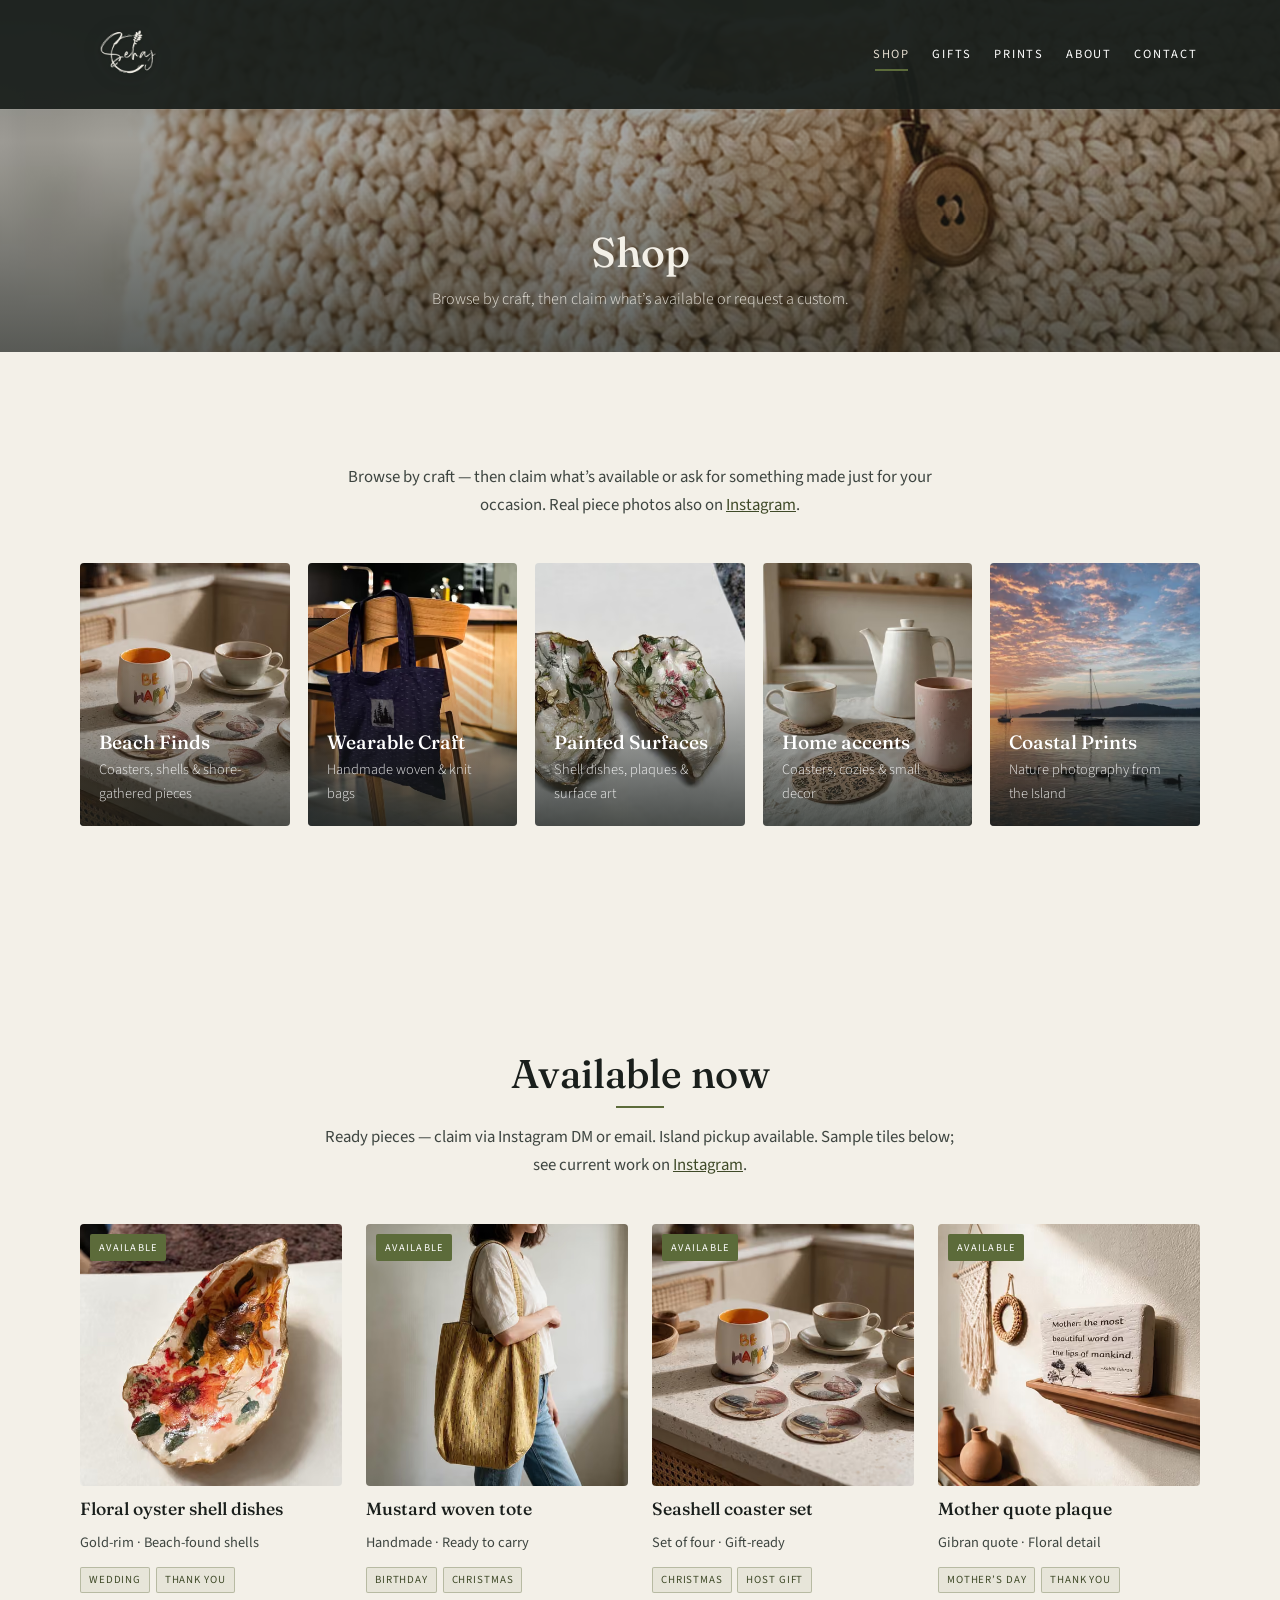
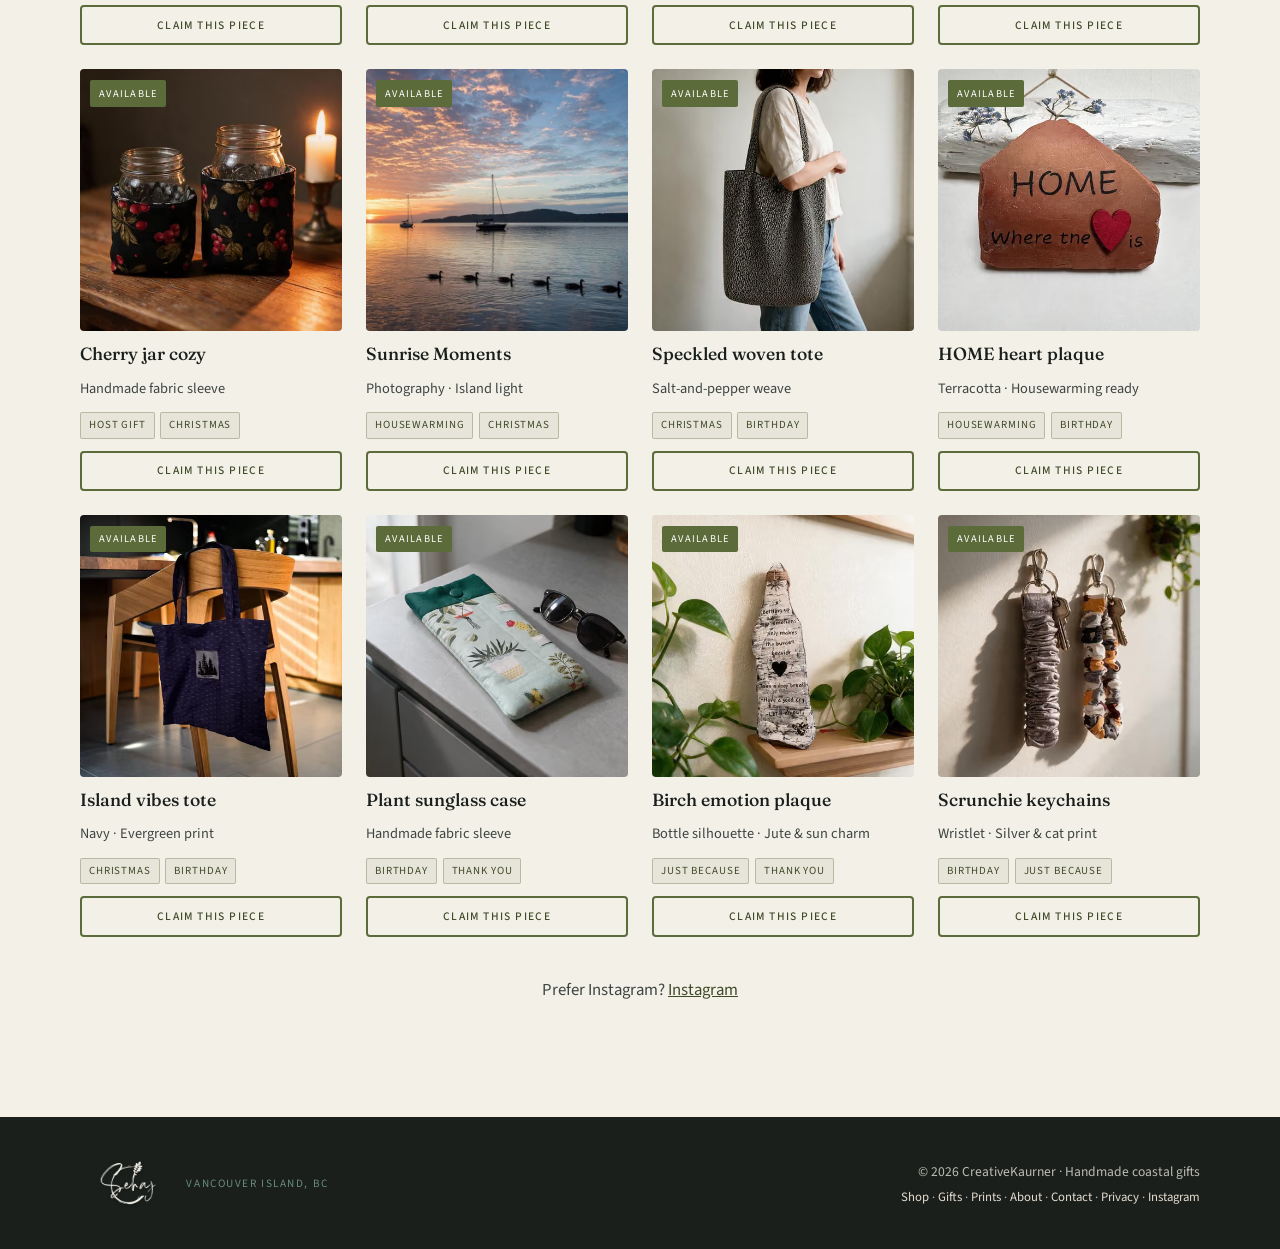
<file: shop.html>
<!DOCTYPE html>
<html lang="en">
<head>
    <meta charset="UTF-8">
    <meta name="viewport" content="width=device-width, initial-scale=1.0">
    <meta name="theme-color" content="#1a1f1c">
    <title>Shop Handmade Craft — CreativeKaurner</title>
    <meta name="description" content="Shop Vancouver Island handmade craft: woven bags, painted shells, plaques, cozies, coasters, and coastal prints — claim ready pieces.">
    <meta name="robots" content="index,follow">
    <link rel="canonical" href="https://creativekaurner.ca/shop.html">
    <meta property="og:type" content="website">
    <meta property="og:site_name" content="CreativeKaurner">
    <meta property="og:title" content="Shop Handmade Craft — CreativeKaurner">
    <meta property="og:description" content="Shop Vancouver Island handmade craft: woven bags, painted shells, plaques, cozies, coasters, and coastal prints — claim ready pieces.">
    <meta property="og:url" content="https://creativekaurner.ca/shop.html">
    <meta property="og:image" content="https://creativekaurner.ca/images/creativekaurner-og.jpg">
    <meta property="og:image:width" content="1200">
    <meta property="og:image:height" content="628">
    <meta property="og:locale" content="en_CA">
    <meta name="twitter:card" content="summary_large_image">
    <meta name="twitter:title" content="Shop Handmade Craft — CreativeKaurner">
    <meta name="twitter:description" content="Shop Vancouver Island handmade craft: woven bags, painted shells, plaques, cozies, coasters, and coastal prints — claim ready pieces.">
    <meta name="twitter:image" content="https://creativekaurner.ca/images/creativekaurner-og.jpg">
    <link rel="icon" href="favicon.ico" sizes="any">
    <link rel="icon" type="image/png" sizes="32x32" href="images/icon-32.png">
    <link rel="apple-touch-icon" href="images/apple-touch-icon.png">
    <link rel="manifest" href="site.webmanifest">
    <link rel="preload" href="fonts/source-sans-3-latin-wght.woff2" as="font" type="font/woff2" crossorigin>
    <link rel="preload" href="fonts/fraunces-latin-opsz-wght.woff2" as="font" type="font/woff2" crossorigin>
    <link rel="preload" as="image" href="images/creativekaurner-shop-hero-1600.avif" imagesrcset="images/creativekaurner-shop-hero-960.avif 960w, images/creativekaurner-shop-hero-1600.avif 1600w" imagesizes="100vw" type="image/avif" fetchpriority="high">
    <link rel="stylesheet" href="css/styles.css">
    <script type="application/ld+json">
    {
      "@context": "https://schema.org",
      "@type": "ItemList",
      "name": "Available now — CreativeKaurner",
      "itemListElement": [
        { "@type": "ListItem", "position": 1, "name": "Floral oyster shell dishes", "url": "https://creativekaurner.ca/shop.html", "image": "https://creativekaurner.ca/images/handmade-floral-oyster-shell-dishes-full.webp" },
        { "@type": "ListItem", "position": 2, "name": "Mustard woven tote", "url": "https://creativekaurner.ca/shop.html", "image": "https://creativekaurner.ca/images/handmade-mustard-woven-tote-full.webp" },
        { "@type": "ListItem", "position": 3, "name": "Seashell coaster set", "url": "https://creativekaurner.ca/shop.html", "image": "https://creativekaurner.ca/images/handmade-seashell-coaster-set-full.webp" },
        { "@type": "ListItem", "position": 4, "name": "Mother quote plaque", "url": "https://creativekaurner.ca/shop.html", "image": "https://creativekaurner.ca/images/handmade-mother-quote-plaque-full.webp" },
        { "@type": "ListItem", "position": 5, "name": "Cherry jar cozy", "url": "https://creativekaurner.ca/shop.html", "image": "https://creativekaurner.ca/images/handmade-cherry-jar-cozy-full.webp" },
        { "@type": "ListItem", "position": 6, "name": "Sunrise Moments", "url": "https://creativekaurner.ca/shop.html", "image": "https://creativekaurner.ca/images/vancouver-island-sunrise-1400.webp" },
        { "@type": "ListItem", "position": 7, "name": "Speckled woven tote", "url": "https://creativekaurner.ca/shop.html", "image": "https://creativekaurner.ca/images/handmade-speckled-woven-tote-full.webp" },
        { "@type": "ListItem", "position": 8, "name": "HOME heart plaque", "url": "https://creativekaurner.ca/shop.html", "image": "https://creativekaurner.ca/images/handmade-home-heart-plaque-full.webp" },
        { "@type": "ListItem", "position": 9, "name": "Island vibes tote", "url": "https://creativekaurner.ca/shop.html", "image": "https://creativekaurner.ca/images/handmade-island-vibes-tote-full.webp" },
        { "@type": "ListItem", "position": 10, "name": "Plant sunglass case", "url": "https://creativekaurner.ca/shop.html", "image": "https://creativekaurner.ca/images/handmade-plant-sunglass-case-full.webp" },
        { "@type": "ListItem", "position": 11, "name": "Birch emotion plaque", "url": "https://creativekaurner.ca/shop.html", "image": "https://creativekaurner.ca/images/handmade-birch-emotion-plaque-full.webp" },
        { "@type": "ListItem", "position": 12, "name": "Scrunchie keychains", "url": "https://creativekaurner.ca/shop.html", "image": "https://creativekaurner.ca/images/handmade-scrunchie-keychains-full.webp" }
      ]
    }
    </script>
</head>
<body>
    <a class="skip-link" href="#main">Skip to content</a>
    <nav class="navbar navbar--solid" id="navbar" aria-label="Primary">
        <div class="container nav-inner">
            <a class="brand-lockup" href="/">
                <img src="images/creativekaurner-logo-white.png" alt="CreativeKaurner — Sehaj" class="logo-img" width="224" height="224">
            </a>
            <button class="nav-toggle" type="button" aria-expanded="false" aria-controls="navLinks" aria-label="Open menu">
                <span></span>
            </button>
                                    <ul class="nav-links" id="navLinks">
                <li><a href="shop.html" aria-current="page">Shop</a></li><li><a href="gifts.html">Gifts</a></li><li><a href="prints.html">Prints</a></li><li><a href="about.html">About</a></li><li><a href="contact.html">Contact</a></li>
            </ul>
        </div>
    </nav>
    <header class="page-hero">
        <picture class="page-hero-media">
            <source type="image/avif" srcset="images/creativekaurner-shop-hero-960.avif 960w, images/creativekaurner-shop-hero-1600.avif 1600w" sizes="100vw">
            <img class="page-hero-img" src="images/creativekaurner-shop-hero-1600.webp" srcset="images/creativekaurner-shop-hero-960.webp 960w, images/creativekaurner-shop-hero-1600.webp 1600w" sizes="100vw" alt="" width="1600" height="727" fetchpriority="high" decoding="sync">
        </picture>
        <div class="container page-hero-content">
            <h1>Shop</h1>
            <p>Browse by craft, then claim what’s available or request a custom.</p>
        </div>
    </header>
    <main id="main">
<section class="section section-foam" id="shop" aria-labelledby="shop-heading">
        <div class="container">
            <h2 id="shop-heading" class="visually-hidden">Shop collections</h2>
<p class="section-lede">Browse by craft — then claim what’s available or ask for something made just for your occasion. Real piece photos also on <a href="#" data-contact="instagram" data-contact-label="keep">Instagram</a>.</p>
            <div class="tile-grid cols-5">
                <a class="tile" href="#" data-inquire data-inquire-subject="Shop inquiry: Beach Finds" data-inquire-body="Hi CreativeKaurner,&#10;&#10;I'm interested in Beach Finds (coasters, shells &amp; shore-gathered pieces).&#10;&#10;Thanks!" data-lightbox="images/handmade-seashell-coasters-full.webp" data-lightbox-alt="Handmade seashell coaster set">
                    <picture>
                        <source type="image/avif" srcset="images/handmade-seashell-coasters-400.avif 400w, images/handmade-seashell-coasters-720.avif 720w" sizes="(min-width: 900px) 18vw, (min-width: 560px) 46vw, 92vw">
                        <img class="tile-media" src="images/handmade-seashell-coasters-720.webp" srcset="images/handmade-seashell-coasters-400.webp 400w, images/handmade-seashell-coasters-720.webp 720w" sizes="(min-width: 900px) 18vw, (min-width: 560px) 46vw, 92vw" alt="Handmade seashell coaster set" width="720" height="900" loading="lazy" decoding="async">
                    </picture>
                    <div class="tile-scrim"></div>
                    <div class="tile-body">
                        <h3>Beach Finds</h3>
                        <p>Coasters, shells &amp; shore-gathered pieces</p>
                    </div>
                </a>
                <a class="tile" href="#" data-inquire data-inquire-subject="Shop inquiry: Wearable Craft" data-inquire-body="Hi CreativeKaurner,&#10;&#10;I'm interested in Wearable Craft (handmade woven &amp; knit bags).&#10;&#10;Thanks!" data-lightbox="images/handmade-woven-tote-full.webp" data-lightbox-alt="Island vibes tote bag on a wooden chair">
                    <picture>
                        <source type="image/avif" srcset="images/handmade-woven-tote-400.avif 400w, images/handmade-woven-tote-720.avif 720w" sizes="(min-width: 900px) 18vw, (min-width: 560px) 46vw, 92vw">
                        <img class="tile-media" src="images/handmade-woven-tote-720.webp" srcset="images/handmade-woven-tote-400.webp 400w, images/handmade-woven-tote-720.webp 720w" sizes="(min-width: 900px) 18vw, (min-width: 560px) 46vw, 92vw" alt="Island vibes tote bag on a wooden chair" width="720" height="900" loading="lazy" decoding="async">
                    </picture>
                    <div class="tile-scrim"></div>
                    <div class="tile-body">
                        <h3>Wearable Craft</h3>
                        <p>Handmade woven &amp; knit bags</p>
                    </div>
                </a>
                <a class="tile" href="#" data-inquire data-inquire-subject="Shop inquiry: Painted Surfaces" data-inquire-body="Hi CreativeKaurner,&#10;&#10;I'm interested in Painted Surfaces (shell dishes, plaques &amp; surface art).&#10;&#10;Thanks!" data-lightbox="images/handmade-oyster-shells-full.webp" data-lightbox-alt="Daisy floral gold-rim oyster shell dishes with jewelry">
                    <picture>
                        <source type="image/avif" srcset="images/handmade-oyster-shells-400.avif 400w, images/handmade-oyster-shells-720.avif 720w" sizes="(min-width: 900px) 18vw, (min-width: 560px) 46vw, 92vw">
                        <img class="tile-media" src="images/handmade-oyster-shells-720.webp" srcset="images/handmade-oyster-shells-400.webp 400w, images/handmade-oyster-shells-720.webp 720w" sizes="(min-width: 900px) 18vw, (min-width: 560px) 46vw, 92vw" alt="Daisy floral gold-rim oyster shell dishes with jewelry" width="720" height="900" loading="lazy" decoding="async">
                    </picture>
                    <div class="tile-scrim"></div>
                    <div class="tile-body">
                        <h3>Painted Surfaces</h3>
                        <p>Shell dishes, plaques &amp; surface art</p>
                    </div>
                </a>
                <a class="tile" href="#" data-inquire data-inquire-subject="Shop inquiry: Home accents" data-inquire-body="Hi CreativeKaurner,&#10;&#10;I'm interested in Home accents (coasters, cozies &amp; small decor).&#10;&#10;Thanks!" data-lightbox="images/handmade-damask-coasters-full.webp" data-lightbox-alt="Handmade damask-pattern coaster stack">
                    <picture>
                        <source type="image/avif" srcset="images/handmade-damask-coasters-400.avif 400w, images/handmade-damask-coasters-720.avif 720w" sizes="(min-width: 900px) 18vw, (min-width: 560px) 46vw, 92vw">
                        <img class="tile-media" src="images/handmade-damask-coasters-720.webp" srcset="images/handmade-damask-coasters-400.webp 400w, images/handmade-damask-coasters-720.webp 720w" sizes="(min-width: 900px) 18vw, (min-width: 560px) 46vw, 92vw" alt="Handmade damask-pattern coaster stack" width="720" height="900" loading="lazy" decoding="async">
                    </picture>
                    <div class="tile-scrim"></div>
                    <div class="tile-body">
                        <h3>Home accents</h3>
                        <p>Coasters, cozies &amp; small decor</p>
                    </div>
                </a>
                <a class="tile" href="prints.html">
                    <picture>
                        <source type="image/avif" srcset="images/vancouver-island-sunrise-800.avif 800w, images/vancouver-island-sunrise-1400.avif 1400w" sizes="(min-width: 900px) 18vw, (min-width: 560px) 46vw, 92vw">
                        <img class="tile-media" src="images/vancouver-island-sunrise-1400.webp" srcset="images/vancouver-island-sunrise-800.webp 800w, images/vancouver-island-sunrise-1400.webp 1400w" sizes="(min-width: 900px) 18vw, (min-width: 560px) 46vw, 92vw" alt="Coastal sunrise print sample" width="1400" height="1050" loading="lazy" decoding="async">
                    </picture>
                    <div class="tile-scrim"></div>
                    <div class="tile-body">
                        <h3>Coastal Prints</h3>
                        <p>Nature photography from the Island</p>
                    </div>
                </a>
            </div>
        </div>
    </section>
<section class="section section-foam" id="available" aria-labelledby="available-heading">
        <div class="container">
            <div class="section-title">
                <h2 id="available-heading">Available now</h2>
            </div>
            <p class="section-lede">Ready pieces — claim via Instagram DM or email. Island pickup available. Sample tiles below; see current work on <a href="#" data-contact="instagram">Instagram</a>.</p>
            <div class="product-grid">
                <article class="product" data-collection="painted">
                    <div class="product-media" data-lightbox="images/handmade-floral-oyster-shell-dishes-full.webp" data-lightbox-alt="Sunflower floral gold-rim oyster shell dish" data-lightbox-title="Floral oyster shell dishes">
                        <span class="badge">Available</span>
                        <picture>
                            <source type="image/avif" srcset="images/handmade-floral-oyster-shell-dishes-480.avif 480w, images/handmade-floral-oyster-shell-dishes-800.avif 800w" sizes="(min-width: 900px) 22vw, (min-width: 560px) 46vw, 92vw">
                            <img src="images/handmade-floral-oyster-shell-dishes-480.webp" srcset="images/handmade-floral-oyster-shell-dishes-480.webp 480w, images/handmade-floral-oyster-shell-dishes-800.webp 800w" sizes="(min-width: 900px) 22vw, (min-width: 560px) 46vw, 92vw" alt="Sunflower floral gold-rim oyster shell dish" width="800" height="800" loading="lazy" decoding="async">
                        </picture>
                    </div>
                    <h3>Floral oyster shell dishes</h3>
                    <p class="product-meta">Gold-rim · Beach-found shells</p>
                    <div class="tags">
                        <span class="tag">Wedding</span>
                        <span class="tag">Thank you</span>
                    </div>
                    <a class="btn btn-outline btn-sm" href="#" data-inquire data-inquire-subject="Claim: Floral oyster shell dishes" data-inquire-body="Hi CreativeKaurner,&#10;&#10;I'd like to claim the Floral oyster shell dishes.&#10;Preferred: Island pickup / shipping&#10;&#10;Thanks!">Claim this piece</a>
                </article>
                <article class="product" data-collection="wearable">
                    <div class="product-media" data-lightbox="images/handmade-mustard-woven-tote-full.webp" data-lightbox-alt="Handmade mustard woven tote bag" data-lightbox-title="Mustard woven tote">
                        <span class="badge">Available</span>
                        <picture>
                            <source type="image/avif" srcset="images/handmade-mustard-woven-tote-480.avif 480w, images/handmade-mustard-woven-tote-800.avif 800w" sizes="(min-width: 900px) 22vw, (min-width: 560px) 46vw, 92vw">
                            <img src="images/handmade-mustard-woven-tote-480.webp" srcset="images/handmade-mustard-woven-tote-480.webp 480w, images/handmade-mustard-woven-tote-800.webp 800w" sizes="(min-width: 900px) 22vw, (min-width: 560px) 46vw, 92vw" alt="Handmade mustard woven tote bag" width="800" height="800" loading="lazy" decoding="async">
                        </picture>
                    </div>
                    <h3>Mustard woven tote</h3>
                    <p class="product-meta">Handmade · Ready to carry</p>
                    <div class="tags">
                        <span class="tag">Birthday</span>
                        <span class="tag">Christmas</span>
                    </div>
                    <a class="btn btn-outline btn-sm" href="#" data-inquire data-inquire-subject="Claim: Mustard woven tote" data-inquire-body="Hi CreativeKaurner,&#10;&#10;I'd like to claim the Mustard woven tote.&#10;Preferred: Island pickup / shipping&#10;&#10;Thanks!">Claim this piece</a>
                </article>
                <article class="product" data-collection="beach-finds">
                    <div class="product-media" data-lightbox="images/handmade-seashell-coaster-set-full.webp" data-lightbox-alt="Set of four handmade seashell coasters" data-lightbox-title="Seashell coaster set">
                        <span class="badge">Available</span>
                        <picture>
                            <source type="image/avif" srcset="images/handmade-seashell-coaster-set-480.avif 480w, images/handmade-seashell-coaster-set-800.avif 800w" sizes="(min-width: 900px) 22vw, (min-width: 560px) 46vw, 92vw">
                            <img src="images/handmade-seashell-coaster-set-480.webp" srcset="images/handmade-seashell-coaster-set-480.webp 480w, images/handmade-seashell-coaster-set-800.webp 800w" sizes="(min-width: 900px) 22vw, (min-width: 560px) 46vw, 92vw" alt="Set of four handmade seashell coasters" width="800" height="800" loading="lazy" decoding="async">
                        </picture>
                    </div>
                    <h3>Seashell coaster set</h3>
                    <p class="product-meta">Set of four · Gift-ready</p>
                    <div class="tags">
                        <span class="tag">Christmas</span>
                        <span class="tag">Host gift</span>
                    </div>
                    <a class="btn btn-outline btn-sm" href="#" data-inquire data-inquire-subject="Claim: Seashell coaster set" data-inquire-body="Hi CreativeKaurner,&#10;&#10;I'd like to claim the Seashell coaster set.&#10;Preferred: Island pickup / shipping&#10;&#10;Thanks!">Claim this piece</a>
                </article>
                <article class="product" data-collection="painted">
                    <div class="product-media" data-lightbox="images/handmade-mother-quote-plaque-full.webp" data-lightbox-alt="White floral plaque with Kahlil Gibran Mother quote" data-lightbox-title="Mother quote plaque">
                        <span class="badge">Available</span>
                        <picture>
                            <source type="image/avif" srcset="images/handmade-mother-quote-plaque-480.avif 480w, images/handmade-mother-quote-plaque-800.avif 800w" sizes="(min-width: 900px) 22vw, (min-width: 560px) 46vw, 92vw">
                            <img src="images/handmade-mother-quote-plaque-480.webp" srcset="images/handmade-mother-quote-plaque-480.webp 480w, images/handmade-mother-quote-plaque-800.webp 800w" sizes="(min-width: 900px) 22vw, (min-width: 560px) 46vw, 92vw" alt="White floral plaque with Kahlil Gibran Mother quote" width="800" height="800" loading="lazy" decoding="async">
                        </picture>
                    </div>
                    <h3>Mother quote plaque</h3>
                    <p class="product-meta">Gibran quote · Floral detail</p>
                    <div class="tags">
                        <span class="tag">Mother’s Day</span>
                        <span class="tag">Thank you</span>
                    </div>
                    <a class="btn btn-outline btn-sm" href="#" data-inquire data-inquire-subject="Claim: Mother quote plaque" data-inquire-body="Hi CreativeKaurner,&#10;&#10;I'd like to claim the Mother quote plaque.&#10;Preferred: Island pickup / shipping&#10;&#10;Thanks!">Claim this piece</a>
                </article>
                <article class="product" data-collection="home">
                    <div class="product-media" data-lightbox="images/handmade-cherry-jar-cozy-full.webp" data-lightbox-alt="Cherry-print fabric cozies on clear mason jars" data-lightbox-title="Cherry jar cozy">
                        <span class="badge">Available</span>
                        <picture>
                            <source type="image/avif" srcset="images/handmade-cherry-jar-cozy-480.avif 480w, images/handmade-cherry-jar-cozy-800.avif 800w" sizes="(min-width: 900px) 22vw, (min-width: 560px) 46vw, 92vw">
                            <img src="images/handmade-cherry-jar-cozy-480.webp" srcset="images/handmade-cherry-jar-cozy-480.webp 480w, images/handmade-cherry-jar-cozy-800.webp 800w" sizes="(min-width: 900px) 22vw, (min-width: 560px) 46vw, 92vw" alt="Cherry-print fabric cozies on clear mason jars" width="800" height="800" loading="lazy" decoding="async">
                        </picture>
                    </div>
                    <h3>Cherry jar cozy</h3>
                    <p class="product-meta">Handmade fabric sleeve</p>
                    <div class="tags">
                        <span class="tag">Host gift</span>
                        <span class="tag">Christmas</span>
                    </div>
                    <a class="btn btn-outline btn-sm" href="#" data-inquire data-inquire-subject="Claim: Cherry jar cozy" data-inquire-body="Hi CreativeKaurner,&#10;&#10;I'd like to claim the Cherry jar cozy.&#10;Preferred: Island pickup / shipping&#10;&#10;Thanks!">Claim this piece</a>
                </article>
                <article class="product" data-collection="prints">
                    <div class="product-media" data-lightbox="images/vancouver-island-sunrise-1400.webp" data-lightbox-alt="Sunrise Moments coastal print" data-lightbox-title="Sunrise Moments">
                        <span class="badge">Available</span>
                        <picture>
                            <source type="image/avif" srcset="images/vancouver-island-sunrise-800.avif 800w, images/vancouver-island-sunrise-1400.avif 1400w" sizes="(min-width: 900px) 22vw, (min-width: 560px) 46vw, 92vw">
                            <img src="images/vancouver-island-sunrise-800.webp" srcset="images/vancouver-island-sunrise-800.webp 800w, images/vancouver-island-sunrise-1400.webp 1400w" sizes="(min-width: 900px) 22vw, (min-width: 560px) 46vw, 92vw" alt="Sunrise Moments coastal print" width="1400" height="1050" loading="lazy" decoding="async">
                        </picture>
                    </div>
                    <h3>Sunrise Moments</h3>
                    <p class="product-meta">Photography · Island light</p>
                    <div class="tags">
                        <span class="tag">Housewarming</span>
                        <span class="tag">Christmas</span>
                    </div>
                    <a class="btn btn-outline btn-sm" href="#" data-inquire data-inquire-subject="Claim: Sunrise Moments" data-inquire-body="Hi CreativeKaurner,&#10;&#10;I'd like to claim the Sunrise Moments print.&#10;Preferred: Island pickup / shipping&#10;&#10;Thanks!">Claim this piece</a>
                </article>
                <article class="product" data-collection="wearable">
                    <div class="product-media" data-lightbox="images/handmade-speckled-woven-tote-full.webp" data-lightbox-alt="Handmade black and cream speckled woven tote" data-lightbox-title="Speckled woven tote">
                        <span class="badge">Available</span>
                        <picture>
                            <source type="image/avif" srcset="images/handmade-speckled-woven-tote-480.avif 480w, images/handmade-speckled-woven-tote-800.avif 800w" sizes="(min-width: 900px) 22vw, (min-width: 560px) 46vw, 92vw">
                            <img src="images/handmade-speckled-woven-tote-480.webp" srcset="images/handmade-speckled-woven-tote-480.webp 480w, images/handmade-speckled-woven-tote-800.webp 800w" sizes="(min-width: 900px) 22vw, (min-width: 560px) 46vw, 92vw" alt="Handmade black and cream speckled woven tote" width="800" height="800" loading="lazy" decoding="async">
                        </picture>
                    </div>
                    <h3>Speckled woven tote</h3>
                    <p class="product-meta">Salt-and-pepper weave</p>
                    <div class="tags">
                        <span class="tag">Christmas</span>
                        <span class="tag">Birthday</span>
                    </div>
                    <a class="btn btn-outline btn-sm" href="#" data-inquire data-inquire-subject="Claim: Speckled woven tote" data-inquire-body="Hi CreativeKaurner,&#10;&#10;I'd like to claim the Speckled woven tote.&#10;Preferred: Island pickup / shipping&#10;&#10;Thanks!">Claim this piece</a>
                </article>
                <article class="product" data-collection="painted">
                    <div class="product-media" data-lightbox="images/handmade-home-heart-plaque-full.webp" data-lightbox-alt="Terracotta house plaque reading Home where the heart is" data-lightbox-title="HOME heart plaque">
                        <span class="badge">Available</span>
                        <picture>
                            <source type="image/avif" srcset="images/handmade-home-heart-plaque-480.avif 480w, images/handmade-home-heart-plaque-800.avif 800w" sizes="(min-width: 900px) 22vw, (min-width: 560px) 46vw, 92vw">
                            <img src="images/handmade-home-heart-plaque-480.webp" srcset="images/handmade-home-heart-plaque-480.webp 480w, images/handmade-home-heart-plaque-800.webp 800w" sizes="(min-width: 900px) 22vw, (min-width: 560px) 46vw, 92vw" alt="Terracotta house plaque reading Home where the heart is" width="800" height="800" loading="lazy" decoding="async">
                        </picture>
                    </div>
                    <h3>HOME heart plaque</h3>
                    <p class="product-meta">Terracotta · Housewarming ready</p>
                    <div class="tags">
                        <span class="tag">Housewarming</span>
                        <span class="tag">Birthday</span>
                    </div>
                    <a class="btn btn-outline btn-sm" href="#" data-inquire data-inquire-subject="Claim: HOME heart plaque" data-inquire-body="Hi CreativeKaurner,&#10;&#10;I'd like to claim the HOME heart plaque.&#10;Preferred: Island pickup / shipping&#10;&#10;Thanks!">Claim this piece</a>
                </article>
                <article class="product" data-collection="wearable">
                    <div class="product-media" data-lightbox="images/handmade-island-vibes-tote-full.webp" data-lightbox-alt="Navy Island vibes tote with evergreen print" data-lightbox-title="Island vibes tote">
                        <span class="badge">Available</span>
                        <picture>
                            <source type="image/avif" srcset="images/handmade-island-vibes-tote-480.avif 480w, images/handmade-island-vibes-tote-800.avif 800w" sizes="(min-width: 900px) 22vw, (min-width: 560px) 46vw, 92vw">
                            <img src="images/handmade-island-vibes-tote-480.webp" srcset="images/handmade-island-vibes-tote-480.webp 480w, images/handmade-island-vibes-tote-800.webp 800w" sizes="(min-width: 900px) 22vw, (min-width: 560px) 46vw, 92vw" alt="Navy Island vibes tote with evergreen print" width="800" height="800" loading="lazy" decoding="async">
                        </picture>
                    </div>
                    <h3>Island vibes tote</h3>
                    <p class="product-meta">Navy · Evergreen print</p>
                    <div class="tags">
                        <span class="tag">Christmas</span>
                        <span class="tag">Birthday</span>
                    </div>
                    <a class="btn btn-outline btn-sm" href="#" data-inquire data-inquire-subject="Claim: Island vibes tote" data-inquire-body="Hi CreativeKaurner,&#10;&#10;I'd like to claim the Island vibes tote.&#10;Preferred: Island pickup / shipping&#10;&#10;Thanks!">Claim this piece</a>
                </article>
                <article class="product" data-collection="home">
                    <div class="product-media" data-lightbox="images/handmade-plant-sunglass-case-full.webp" data-lightbox-alt="Plant-print fabric sunglass case with dark green trim" data-lightbox-title="Plant sunglass case">
                        <span class="badge">Available</span>
                        <picture>
                            <source type="image/avif" srcset="images/handmade-plant-sunglass-case-480.avif 480w, images/handmade-plant-sunglass-case-800.avif 800w" sizes="(min-width: 900px) 22vw, (min-width: 560px) 46vw, 92vw">
                            <img src="images/handmade-plant-sunglass-case-480.webp" srcset="images/handmade-plant-sunglass-case-480.webp 480w, images/handmade-plant-sunglass-case-800.webp 800w" sizes="(min-width: 900px) 22vw, (min-width: 560px) 46vw, 92vw" alt="Plant-print fabric sunglass case with dark green trim" width="800" height="800" loading="lazy" decoding="async">
                        </picture>
                    </div>
                    <h3>Plant sunglass case</h3>
                    <p class="product-meta">Handmade fabric sleeve</p>
                    <div class="tags">
                        <span class="tag">Birthday</span>
                        <span class="tag">Thank you</span>
                    </div>
                    <a class="btn btn-outline btn-sm" href="#" data-inquire data-inquire-subject="Claim: Plant sunglass case" data-inquire-body="Hi CreativeKaurner,&#10;&#10;I'd like to claim the Plant sunglass case.&#10;Preferred: Island pickup / shipping&#10;&#10;Thanks!">Claim this piece</a>
                </article>
                <article class="product" data-collection="painted">
                    <div class="product-media" data-lightbox="images/handmade-birch-emotion-plaque-full.webp" data-lightbox-alt="Birch-style bottle plaque with emotion quote and sun charm" data-lightbox-title="Birch emotion plaque">
                        <span class="badge">Available</span>
                        <picture>
                            <source type="image/avif" srcset="images/handmade-birch-emotion-plaque-480.avif 480w, images/handmade-birch-emotion-plaque-800.avif 800w" sizes="(min-width: 900px) 22vw, (min-width: 560px) 46vw, 92vw">
                            <img src="images/handmade-birch-emotion-plaque-480.webp" srcset="images/handmade-birch-emotion-plaque-480.webp 480w, images/handmade-birch-emotion-plaque-800.webp 800w" sizes="(min-width: 900px) 22vw, (min-width: 560px) 46vw, 92vw" alt="Birch-style bottle plaque with emotion quote and sun charm" width="800" height="800" loading="lazy" decoding="async">
                        </picture>
                    </div>
                    <h3>Birch emotion plaque</h3>
                    <p class="product-meta">Bottle silhouette · Jute &amp; sun charm</p>
                    <div class="tags">
                        <span class="tag">Just because</span>
                        <span class="tag">Thank you</span>
                    </div>
                    <a class="btn btn-outline btn-sm" href="#" data-inquire data-inquire-subject="Claim: Birch emotion plaque" data-inquire-body="Hi CreativeKaurner,&#10;&#10;I'd like to claim the Birch emotion plaque.&#10;Preferred: Island pickup / shipping&#10;&#10;Thanks!">Claim this piece</a>
                </article>
                <article class="product" data-collection="wearable">
                    <div class="product-media" data-lightbox="images/handmade-scrunchie-keychains-full.webp" data-lightbox-alt="Scrunchie wristlet keychains in silver and cat-print fabric" data-lightbox-title="Scrunchie keychains">
                        <span class="badge">Available</span>
                        <picture>
                            <source type="image/avif" srcset="images/handmade-scrunchie-keychains-480.avif 480w, images/handmade-scrunchie-keychains-800.avif 800w" sizes="(min-width: 900px) 22vw, (min-width: 560px) 46vw, 92vw">
                            <img src="images/handmade-scrunchie-keychains-480.webp" srcset="images/handmade-scrunchie-keychains-480.webp 480w, images/handmade-scrunchie-keychains-800.webp 800w" sizes="(min-width: 900px) 22vw, (min-width: 560px) 46vw, 92vw" alt="Scrunchie wristlet keychains in silver and cat-print fabric" width="800" height="800" loading="lazy" decoding="async">
                        </picture>
                    </div>
                    <h3>Scrunchie keychains</h3>
                    <p class="product-meta">Wristlet · Silver &amp; cat print</p>
                    <div class="tags">
                        <span class="tag">Birthday</span>
                        <span class="tag">Just because</span>
                    </div>
                    <a class="btn btn-outline btn-sm" href="#" data-inquire data-inquire-subject="Claim: Scrunchie keychains" data-inquire-body="Hi CreativeKaurner,&#10;&#10;I'd like to claim the Scrunchie keychains.&#10;Preferred: Island pickup / shipping&#10;&#10;Thanks!">Claim this piece</a>
                </article>
            </div>
            <p class="section-lede" style="margin: 2.5rem auto 0;">Prefer Instagram? <a href="#" data-contact="instagram">Instagram</a></p>
        </div>
    </section>
    </main>
    <footer class="footer">
        <div class="container footer-inner">
            <div class="footer-brand">
                <img src="images/creativekaurner-logo-white.png" alt="CreativeKaurner — Sehaj" class="footer-logo" width="96" height="96" loading="lazy">
                <p class="footer-place">Vancouver Island, BC</p>
            </div>
            <div class="footer-meta">
                <p>© <span id="year"></span> CreativeKaurner · Handmade coastal gifts</p>
                <p class="footer-links">
                    <a href="shop.html">Shop</a>
                    · <a href="gifts.html">Gifts</a>
                    · <a href="prints.html">Prints</a>
                    · <a href="about.html">About</a>
                    · <a href="contact.html">Contact</a>
                    · <a href="privacy.html">Privacy</a>
                    · <a href="#" data-contact="instagram" data-contact-label="keep">Instagram</a>
                </p>
            </div>
        </div>
    </footer>
    <script src="js/site.js" defer></script>
</body>
</html>
</file>
<file: css/styles.css>
﻿@font-face {
            font-family: "Fraunces";
            src: url("../fonts/fraunces-latin-opsz-wght.woff2") format("woff2");
            font-weight: 100 900;
            font-style: normal;
            font-display: swap;
            font-optical-sizing: auto;
        }

        @font-face {
            font-family: "Source Sans 3";
            src: url("../fonts/source-sans-3-latin-wght.woff2") format("woff2");
            font-weight: 200 900;
            font-style: normal;
            font-display: swap;
        }

:root {
            --ink: #1a1f1c;
            --ink-soft: #3e4540;
            --drift: #c4b8a5;
            --sand: #e4dccf;
            --foam: #f3f0e8;
            --mist: #dfe6e2;
            --salal: #5c6b3a;
            --salal-deep: #3f4a28;
            --sea-glass: #6a8b82;
            --stone: #7a756c;
            --white: #ffffff;
            --hero-overlay: rgba(26, 31, 28, 0.45);
            --font-display: "Fraunces", Georgia, serif;
            --font-body: "Source Sans 3", "Segoe UI", sans-serif;
            --radius-soft: 4px;
            --space-section: clamp(4.5rem, 10vw, 7rem);
            --nav-offset: 5.5rem;
        }

        *, *::before, *::after { box-sizing: border-box; }

        html { scroll-behavior: smooth; }

        body {
            margin: 0;
            font-family: var(--font-body);
            font-weight: 400;
            color: var(--ink);
            background:
                radial-gradient(ellipse 120% 80% at 10% -10%, var(--mist) 0%, transparent 50%),
                radial-gradient(ellipse 80% 60% at 100% 20%, rgba(228, 220, 207, 0.7) 0%, transparent 45%),
                var(--foam);
            line-height: 1.65;
            -webkit-font-smoothing: antialiased;
        }

        img { max-width: 100%; display: block; height: auto; }

        h1, h2, h3, h4 {
            font-family: var(--font-display);
            font-weight: 500;
            line-height: 1.2;
            margin: 0 0 0.6em;
            text-wrap: balance;
        }

        p { margin: 0 0 1em; }

        a { color: var(--salal-deep); transition: color 0.25s ease; }
        a:hover { color: var(--ink); }

        .visually-hidden {
            position: absolute;
            width: 1px;
            height: 1px;
            padding: 0;
            margin: -1px;
            overflow: hidden;
            clip: rect(0, 0, 0, 0);
            white-space: nowrap;
            border: 0;
        }

        .skip-link {
            position: absolute;
            left: 0.75rem;
            top: 0.75rem;
            z-index: 2000;
            padding: 0.65rem 1rem;
            background: var(--ink);
            color: var(--foam);
            text-decoration: none;
            border-radius: var(--radius-soft);
            transform: translateY(-150%);
            transition: transform 0.2s ease;
        }

        .skip-link:focus {
            transform: translateY(0);
            outline: 2px solid var(--sand);
            outline-offset: 2px;
        }

        section[id],
        #top {
            scroll-margin-top: var(--nav-offset);
        }

        :focus-visible {
            outline: 2px solid var(--salal);
            outline-offset: 3px;
        }

        button,
        a.btn,
        .nav-toggle {
            touch-action: manipulation;
            -webkit-tap-highlight-color: rgba(92, 107, 58, 0.2);
        }

        .container {
            width: min(1120px, 92%);
            margin: 0 auto;
        }

        /* —— Nav —— */
        .navbar {
            position: absolute;
            top: 0;
            left: 0;
            width: 100%;
            z-index: 1000;
            padding: 0.5rem 0;
            padding-top: max(0.5rem, env(safe-area-inset-top));
            padding-left: env(safe-area-inset-left);
            padding-right: env(safe-area-inset-right);
            transition: background 0.3s ease, padding 0.3s ease, box-shadow 0.3s ease;
        }

        /* Solid bar: scrolled home, or inner pages (.navbar--solid) */
        .navbar.scrolled,
        .navbar.navbar--solid {
            position: fixed;
            background: rgba(26, 31, 28, 0.94);
            padding: 0.4rem 0;
            padding-top: max(0.4rem, env(safe-area-inset-top));
            padding-left: env(safe-area-inset-left);
            padding-right: env(safe-area-inset-right);
            box-shadow: 0 1px 0 rgba(255, 255, 255, 0.06);
        }

        .navbar.navbar--solid {
            position: fixed;
            top: 0;
            left: 0;
            right: 0;
        }

        .nav-inner {
            display: flex;
            align-items: center;
            justify-content: space-between;
            gap: 1rem;
        }

        .brand-lockup {
            display: inline-flex;
            align-items: center;
            text-decoration: none;
            line-height: 0;
            transition: opacity 0.3s ease;
        }

        .brand-lockup:hover { opacity: 0.9; }

        .brand-lockup:focus-visible {
            outline: 2px solid var(--sand);
            outline-offset: 3px;
        }

        .brand-lockup .logo-img {
            display: block;
            height: 72px;
            width: auto;
            aspect-ratio: 1;
            object-fit: contain;
            background: transparent;
            border-radius: 0;
            box-shadow: none;
            filter: drop-shadow(0 1px 1px rgba(26, 31, 28, 0.55))
                    drop-shadow(0 2px 10px rgba(26, 31, 28, 0.4));
        }

        @media (min-width: 900px) {
            .brand-lockup .logo-img { height: 96px; }
        }

        .nav-toggle {
            display: flex;
            align-items: center;
            justify-content: center;
            width: 44px;
            height: 44px;
            border: 1px solid rgba(255, 255, 255, 0.7);
            background: transparent;
            color: #fff;
            cursor: pointer;
            border-radius: var(--radius-soft);
            flex-shrink: 0;
            filter: drop-shadow(0 1px 3px rgba(0, 0, 0, 0.55));
        }

        .navbar.scrolled .nav-toggle,
        .navbar.navbar--solid .nav-toggle {
            filter: none;
            border-color: rgba(255, 255, 255, 0.45);
        }

        .nav-toggle span {
            display: block;
            width: 18px;
            height: 2px;
            background: currentColor;
            position: relative;
        }

        .nav-toggle span::before,
        .nav-toggle span::after {
            content: "";
            position: absolute;
            left: 0;
            width: 18px;
            height: 2px;
            background: currentColor;
        }

        .nav-toggle span::before { top: -6px; }
        .nav-toggle span::after { top: 6px; }

        .nav-links {
            display: none;
            list-style: none;
            margin: 0;
            padding: 0;
            flex-direction: column;
            gap: 0.25rem;
            position: absolute;
            top: 100%;
            left: 4%;
            right: 4%;
            background: rgba(26, 31, 28, 0.96);
            padding: 1rem 1.25rem;
            border-radius: var(--radius-soft);
        }

        .nav-links.open { display: flex; }

        .nav-links li {
            width: 100%;
            display: block;
        }

        .nav-links a {
            color: var(--white);
            text-decoration: none;
            font-size: 0.78rem;
            letter-spacing: 0.14em;
            text-transform: uppercase;
            padding: 0.75rem 0.5rem;
            min-height: 44px;
            display: flex;
            width: 100%;
            align-items: center;
            position: relative;
            box-sizing: border-box;
        }

        .nav-links a::after {
            content: "";
            position: absolute;
            left: 0.25rem;
            right: 0.25rem;
            bottom: 0.35rem;
            width: auto;
            height: 2px;
            background: var(--salal);
            transform: scaleX(0);
            transform-origin: left;
            transition: transform 0.3s ease;
        }

        .nav-links a:hover::after,
        .nav-links a:focus-visible::after { transform: scaleX(1); }

        .nav-links a:focus-visible {
            outline-color: var(--sand);
        }

        @media (min-width: 992px) {
            .nav-toggle { display: none; }
            .nav-links {
                display: flex;
                flex-direction: row;
                position: static;
                background: transparent;
                padding: 0;
                gap: 0.2rem 1.1rem;
                align-items: center;
            }
            .nav-links li { width: auto; }
            .nav-links a {
                width: auto;
                display: inline-flex;
                padding: 0.5rem 0.15rem;
                min-height: 44px;
            }
        }

        /* —— Buttons —— */
        .btn {
            display: inline-flex;
            align-items: center;
            justify-content: center;
            gap: 0.5rem;
            padding: 0.85rem 1.6rem;
            font-family: var(--font-body);
            font-size: 0.8rem;
            font-weight: 500;
            letter-spacing: 0.12em;
            text-transform: uppercase;
            text-decoration: none;
            border-radius: var(--radius-soft);
            border: 2px solid transparent;
            cursor: pointer;
            transition: background 0.3s ease, color 0.3s ease, border-color 0.3s ease, transform 0.25s ease;
        }

        .btn:hover { transform: translateY(-1px); }

        .btn:focus-visible {
            outline: 2px solid var(--sand);
            outline-offset: 3px;
        }

        .btn-primary {
            background: var(--salal);
            color: var(--white);
            border-color: var(--salal);
        }

        .btn-primary:hover {
            background: var(--salal-deep);
            border-color: var(--salal-deep);
            color: var(--white);
        }

        .btn-ghost {
            background: transparent;
            color: var(--white);
            border-color: rgba(243, 240, 232, 0.85);
        }

        .btn-ghost:hover {
            background: var(--salal);
            border-color: var(--salal);
            color: var(--white);
        }

        .btn-outline {
            background: transparent;
            color: var(--salal-deep);
            border-color: var(--salal);
        }

        .btn-outline:hover {
            background: var(--salal);
            color: var(--white);
        }

        @media (max-width: 559px) {
            .cta-row { flex-direction: column; align-items: stretch; }
            .cta-row .btn { width: 100%; }
        }

        .btn-sm {
            padding: 0.55rem 1rem;
            font-size: 0.72rem;
        }

        .cta-row {
            display: flex;
            flex-wrap: wrap;
            gap: 0.85rem;
            justify-content: center;
        }

        /* —— Hero —— */
        .hero {
            position: relative;
            min-height: 100vh;
            min-height: 100dvh;
            display: flex;
            align-items: center;
            justify-content: center;
            background: var(--ink);
            color: var(--white);
            text-align: center;
            overflow: hidden;
        }

        .hero-media {
            position: absolute;
            inset: 0;
            z-index: 0;
            display: block;
        }

        .hero-img {
            position: absolute;
            inset: 0;
            width: 100%;
            height: 100%;
            max-width: none;
            object-fit: cover;
            object-position: center 42%;
            z-index: 0;
        }

        .hero::before {
            content: "";
            position: absolute;
            inset: 0;
            z-index: 1;
            background:
                linear-gradient(
                    180deg,
                    rgba(26, 31, 28, 0.62) 0%,
                    rgba(26, 31, 28, 0.38) 22%,
                    rgba(26, 31, 28, 0.36) 48%,
                    rgba(26, 31, 28, 0.55) 100%
                );
        }

        .hero-content {
            position: relative;
            z-index: 2;
            width: min(640px, 90%);
            padding: 6.5rem 0 4.5rem;
            opacity: 0;
            transform: translateY(18px);
            animation: mistIn 1.2s ease forwards 0.2s;
        }

        .hero-place {
            font-size: 0.75rem;
            letter-spacing: 0.22em;
            text-transform: uppercase;
            color: var(--sand);
            margin-bottom: 0.85rem;
        }

        .hero h1 {
            font-size: clamp(2.4rem, 6vw, 3.75rem);
            font-weight: 500;
            margin-bottom: 0.85rem;
            color: var(--foam);
            letter-spacing: -0.02em;
            line-height: 1.1;
        }

        .hero-support {
            font-size: clamp(0.98rem, 1.8vw, 1.12rem);
            font-weight: 300;
            max-width: 28em;
            margin: 0 auto 1.85rem;
            color: rgba(243, 240, 232, 0.9);
            line-height: 1.55;
        }

        @keyframes mistIn {
            to { opacity: 1; transform: translateY(0); }
        }

        @media (prefers-reduced-motion: reduce) {
            html { scroll-behavior: auto; }
            *,
            *::before,
            *::after {
                animation-duration: 0.01ms !important;
                animation-iteration-count: 1 !important;
                transition-duration: 0.01ms !important;
            }
            .hero-content {
                opacity: 1;
                transform: none;
                animation: none;
            }
            .reveal {
                opacity: 1;
                transform: none;
            }
            .tile:hover { transform: none; }
            .tile:hover .tile-media { transform: none; }
            .story-visual img,
            .story-strip.reveal.in .story-visual img {
                transform: none;
                transition: none;
            }
        }

        /* —— Sections —— */
        .section {
            padding: var(--space-section) 0;
        }

        .section-foam { background: var(--foam); }
        .section-sand { background: var(--sand); }
        .section-mist { background: var(--mist); }
        .section-ink {
            background: var(--ink);
            color: var(--foam);
        }

        .section-ink .section-lede { color: rgba(243, 240, 232, 0.8); }
        .section-ink .section-title h2::after { background: var(--sea-glass); }

        .section-title {
            text-align: center;
            margin-bottom: 1rem;
        }

        .section-title h2 {
            font-size: clamp(1.85rem, 4vw, 2.5rem);
            display: inline-block;
            position: relative;
            padding-bottom: 0.65rem;
            margin-bottom: 0;
        }

        .section-title h2::after {
            content: "";
            position: absolute;
            left: 50%;
            bottom: 0;
            transform: translateX(-50%);
            width: 48px;
            height: 2px;
            background: var(--salal);
        }

        .section-lede {
            text-align: center;
            max-width: 38em;
            margin: 0 auto 2.75rem;
            color: var(--ink-soft);
            font-size: 1.05rem;
        }

        .reveal {
            opacity: 0;
            transform: translateY(22px);
            transition: opacity 0.7s ease, transform 0.7s ease;
        }

        .reveal.in {
            opacity: 1;
            transform: translateY(0);
        }

        /* —— Story —— */
        .story-strip {
            display: grid;
            gap: 2rem;
            align-items: center;
        }

        @media (min-width: 800px) {
            .story-strip {
                grid-template-columns: 1.1fr 1fr;
                gap: 3rem;
            }
        }

        .story-visual {
            aspect-ratio: 4 / 3;
            border-radius: var(--radius-soft);
            overflow: hidden;
            background: var(--mist);
        }

        .story-visual img {
            width: 100%;
            height: 100%;
            object-fit: cover;
            transform: scale(1.04);
            transition: transform 1.4s ease;
        }

        .story-strip.reveal.in .story-visual img {
            transform: scale(1);
        }

        .story-steps {
            list-style: none;
            margin: 1.5rem 0 0;
            padding: 0;
            display: grid;
            gap: 1rem;
        }

        .story-steps li {
            display: grid;
            grid-template-columns: auto 1fr;
            gap: 0.85rem;
            align-items: start;
        }

        .step-num {
            font-family: var(--font-display);
            color: var(--salal);
            font-size: 1.25rem;
            line-height: 1.2;
        }

        .story-steps strong {
            display: block;
            font-family: var(--font-display);
            font-weight: 500;
            margin-bottom: 0.15rem;
        }

        .story-steps span { color: var(--ink-soft); font-size: 0.95rem; }

        /* —— Collection / gift tiles —— */
        .tile-grid {
            display: grid;
            grid-template-columns: 1fr;
            gap: 1.1rem;
        }

        @media (min-width: 560px) {
            .tile-grid { grid-template-columns: repeat(2, 1fr); }
        }

        @media (min-width: 900px) {
            .tile-grid.cols-3 { grid-template-columns: repeat(3, 1fr); }
            .tile-grid.cols-4 { grid-template-columns: repeat(4, 1fr); }
            .tile-grid.cols-5 { grid-template-columns: repeat(5, 1fr); }
        }

        .tile {
            position: relative;
            display: block;
            text-decoration: none;
            color: inherit;
            overflow: hidden;
            border-radius: var(--radius-soft);
            isolation: isolate;
            transition: transform 0.45s ease;
        }

        .tile:hover {
            transform: translateY(-5px);
        }

        .tile:hover .tile-media { transform: scale(1.05); }
        .tile:hover .tile-scrim { opacity: 0.72; }

        .tile picture {
            display: block;
            width: 100%;
            height: auto;
        }

        .tile-media {
            aspect-ratio: 4 / 5;
            width: 100%;
            height: auto;
            object-fit: cover;
            object-position: center;
            background: var(--mist);
            transition: transform 0.7s ease;
            display: block;
        }

        .tile[data-lightbox],
        .product-media[data-lightbox],
        .print-item[data-lightbox] {
            cursor: zoom-in;
        }

        .tile-scrim {
            position: absolute;
            inset: 0;
            background: linear-gradient(180deg, transparent 35%, rgba(26, 31, 28, 0.82) 100%);
            opacity: 0.9;
            transition: opacity 0.35s ease;
            pointer-events: none;
        }

        .tile-body {
            position: absolute;
            left: 0;
            right: 0;
            bottom: 0;
            padding: 1.15rem 1.2rem 1.25rem;
            color: var(--white);
            z-index: 1;
        }

        .tile-body h3 {
            font-size: 1.2rem;
            margin: 0 0 0.25rem;
            color: var(--white);
        }

        .tile-body p {
            margin: 0;
            font-size: 0.9rem;
            font-weight: 300;
            opacity: 0.9;
        }

        .tile-plain .tile-body {
            position: static;
            padding: 1rem 0 0;
            color: var(--ink);
        }

        .tile-plain .tile-body h3 { color: var(--ink); }
        .tile-plain .tile-body p { color: var(--ink-soft); opacity: 1; }

        /* —— Product grid —— */
        .product-grid {
            display: grid;
            grid-template-columns: 1fr;
            gap: 1.5rem;
        }

        @media (min-width: 560px) {
            .product-grid { grid-template-columns: repeat(2, 1fr); }
        }

        @media (min-width: 900px) {
            .product-grid { grid-template-columns: repeat(4, 1fr); }
        }

        .product {
            display: flex;
            flex-direction: column;
            gap: 0.75rem;
        }

        .product-media {
            position: relative;
            aspect-ratio: 1;
            border-radius: var(--radius-soft);
            overflow: hidden;
            background: var(--mist);
        }

        .product-media picture {
            display: block;
            width: 100%;
            height: 100%;
        }

        .product-media img {
            width: 100%;
            height: 100%;
            aspect-ratio: auto;
            object-fit: cover;
            object-position: center;
            background: var(--mist);
        }

        .badge {
            position: absolute;
            top: 0.65rem;
            left: 0.65rem;
            background: var(--salal);
            color: var(--white);
            font-size: 0.65rem;
            letter-spacing: 0.12em;
            text-transform: uppercase;
            padding: 0.3rem 0.55rem;
            border-radius: 2px;
            z-index: 1;
        }

        .product h3 {
            font-size: 1.1rem;
            margin: 0;
        }

        .product-meta {
            font-size: 0.9rem;
            color: var(--ink-soft);
            margin: 0;
        }

        .tags {
            display: flex;
            flex-wrap: wrap;
            gap: 0.35rem;
        }

        .tag {
            font-size: 0.68rem;
            letter-spacing: 0.08em;
            text-transform: uppercase;
            color: var(--salal-deep);
            border: 1px solid rgba(92, 107, 58, 0.35);
            padding: 0.2rem 0.5rem;
            border-radius: 2px;
            background: rgba(92, 107, 58, 0.08);
        }

        .gift-chips {
            display: flex;
            flex-wrap: wrap;
            gap: 0.5rem;
            justify-content: center;
            margin-top: 2rem;
        }

        .gift-chips a {
            font-size: 0.75rem;
            letter-spacing: 0.08em;
            text-transform: uppercase;
            text-decoration: none;
            color: var(--ink-soft);
            border-bottom: 1px solid var(--drift);
            padding-bottom: 0.15rem;
        }

        .gift-chips a:hover { color: var(--salal-deep); border-color: var(--salal); }

        /* —— Custom form —— */
        .custom-layout {
            display: grid;
            gap: 2.5rem;
        }

        @media (min-width: 800px) {
            .custom-layout {
                grid-template-columns: 1fr 1.1fr;
                gap: 3rem;
                align-items: start;
            }
        }

        .steps-simple {
            list-style: none;
            margin: 0;
            padding: 0;
            display: grid;
            gap: 1.25rem;
        }

        .steps-simple li {
            padding-left: 0;
        }

        .steps-simple strong {
            display: block;
            font-family: var(--font-display);
            font-size: 1.15rem;
            margin-bottom: 0.25rem;
        }

        /* —— Prints —— */
        .print-strip {
            display: grid;
            grid-template-columns: 1fr;
            gap: 0.75rem;
        }

        @media (min-width: 640px) {
            .print-strip { grid-template-columns: repeat(4, 1fr); }
        }

        .print-item {
            position: relative;
            overflow: hidden;
            border-radius: var(--radius-soft);
            aspect-ratio: 3 / 4;
            margin: 0;
        }

        .print-item picture {
            display: block;
            width: 100%;
            height: 100%;
        }

        .print-item img {
            width: 100%;
            height: 100%;
            object-fit: cover;
            transition: transform 0.7s ease;
        }

        .print-item:hover img { transform: scale(1.05); }

        .print-caption {
            position: absolute;
            left: 0;
            right: 0;
            bottom: 0;
            padding: 0.85rem;
            background: linear-gradient(transparent, rgba(26, 31, 28, 0.75));
            color: var(--white);
            font-size: 0.85rem;
        }

        /* —— About / Contact —— */
        .about-content,
        .contact-content {
            max-width: 40em;
            margin: 0 auto;
            text-align: center;
        }

        .social-icons {
            display: flex;
            justify-content: center;
            gap: 1.5rem;
            margin-top: 1.5rem;
        }

        .social-icons a {
            color: var(--ink);
            display: inline-flex;
            align-items: center;
            justify-content: center;
            width: 2.75rem;
            height: 2.75rem;
            transition: color 0.25s ease;
        }

        .social-icons a svg {
            display: block;
        }

        .social-icons a:hover { color: var(--salal); }

        .section-ink .social-icons a { color: var(--foam); }
        .section-ink .social-icons a:hover { color: var(--sand); }

        /* —— Footer —— */
        .footer {
            background: var(--ink);
            color: rgba(243, 240, 232, 0.75);
            padding: 1.25rem 0 1rem;
            padding-bottom: max(1rem, env(safe-area-inset-bottom));
            padding-left: env(safe-area-inset-left);
            padding-right: env(safe-area-inset-right);
            font-size: 0.85rem;
        }

        .footer-inner {
            display: flex;
            flex-direction: column;
            align-items: center;
            gap: 0.65rem;
            text-align: center;
        }

        @media (min-width: 768px) {
            .footer-inner {
                flex-direction: row;
                justify-content: space-between;
                align-items: center;
                text-align: left;
                gap: 1.25rem;
            }
        }

        .footer-brand {
            display: flex;
            align-items: center;
            gap: 0.65rem;
            margin: 0;
        }

        .footer-logo {
            width: 72px;
            height: auto;
            aspect-ratio: 1;
            object-fit: contain;
            background: transparent;
            border-radius: 0;
            flex-shrink: 0;
            filter: drop-shadow(0 1px 2px rgba(0, 0, 0, 0.35));
        }

        @media (min-width: 900px) {
            .footer-logo { width: 96px; }
        }

        .footer-meta {
            display: flex;
            flex-direction: column;
            gap: 0.2rem;
            align-items: center;
        }

        @media (min-width: 768px) {
            .footer-meta { align-items: flex-end; text-align: right; }
        }

        .footer p { margin: 0; }
        .footer a { color: var(--sand); text-decoration: none; }
        .footer a:hover { text-decoration: underline; }
        .footer-place {
            font-size: 0.7rem;
            letter-spacing: 0.14em;
            text-transform: uppercase;
            color: var(--sea-glass);
            margin: 0;
        }
        .footer-links {
            font-size: 0.8rem;
        }

/* —— Inner pages —— */
.page-hero {
    position: relative;
    display: flex;
    align-items: flex-end;
    justify-content: center;
    min-height: clamp(15rem, 36vw, 22rem);
    background: var(--ink);
    color: var(--foam);
    text-align: center;
    overflow: hidden;
    /* Clears fixed .navbar--solid */
    padding: calc(var(--nav-offset) + 1.25rem) 0 2.5rem;
}

.page-hero-media {
    position: absolute;
    inset: 0;
    z-index: 0;
    display: block;
}

.page-hero-img {
    position: absolute;
    inset: 0;
    width: 100%;
    height: 100%;
    max-width: none;
    object-fit: cover;
    object-position: center;
}

.page-hero::before {
    content: "";
    position: absolute;
    inset: 0;
    z-index: 1;
    background:
        linear-gradient(
            180deg,
            rgba(26, 31, 28, 0.55) 0%,
            rgba(26, 31, 28, 0.4) 40%,
            rgba(26, 31, 28, 0.72) 100%
        );
}

.page-hero .container,
.page-hero-content {
    position: relative;
    z-index: 2;
}

.page-hero h1 {
    color: var(--foam);
    font-size: clamp(1.85rem, 4vw, 2.6rem);
    margin-bottom: 0.5rem;
    text-wrap: balance;
}

.page-hero p {
    max-width: 32em;
    margin: 0 auto;
    color: rgba(243, 240, 232, 0.9);
    font-weight: 300;
}
.nav-links a[aria-current="page"]::after {
    transform: scaleX(1);
}
.nav-links a[aria-current="page"] {
    color: var(--sand);
}
.prose {
    max-width: 40em;
    margin: 0 auto;
}
.prose h2 {
    font-size: 1.45rem;
    margin-top: 2rem;
}
.prose ul {
    padding-left: 1.2rem;
}
.home-cta-grid {
    display: grid;
    grid-template-columns: 1fr;
    gap: 1rem;
    margin-top: 1rem;
}
@media (min-width: 700px) {
    .home-cta-grid { grid-template-columns: repeat(3, 1fr); }
}

.featured-grid {
    margin-top: 0.5rem;
}

@media (min-width: 900px) {
    .featured-grid.product-grid {
        grid-template-columns: repeat(3, 1fr);
    }
}

.featured-more {
    text-align: center;
    margin: 2rem 0 0;
    font-size: 0.95rem;
}

.featured-more a {
    color: var(--salal-deep);
    text-decoration: none;
    letter-spacing: 0.04em;
    border-bottom: 1px solid transparent;
    transition: border-color 0.25s ease, color 0.25s ease;
}

.featured-more a:hover {
    color: var(--ink);
    border-bottom-color: var(--salal);
}

/* —— Lightbox —— */
.lightbox {
    padding: 0;
    border: none;
    background: transparent;
    max-width: min(92vw, 56rem);
    max-height: 92vh;
    color: var(--foam);
}

.lightbox::backdrop {
    background: rgba(26, 31, 28, 0.88);
}

.lightbox-panel {
    position: relative;
    display: grid;
    gap: 1rem;
    padding: clamp(1.25rem, 3vw, 1.75rem);
    max-height: 92vh;
    overflow: auto;
    overscroll-behavior: contain;
    background: var(--ink);
    border-radius: var(--radius-soft);
    box-shadow: 0 24px 60px rgba(0, 0, 0, 0.35);
}

.lightbox-close {
    position: absolute;
    top: 0.65rem;
    right: 0.65rem;
    z-index: 2;
    width: 2.5rem;
    height: 2.5rem;
    border: 1px solid rgba(243, 240, 232, 0.35);
    border-radius: 50%;
    background: rgba(26, 31, 28, 0.55);
    color: var(--foam);
    font-size: 1.35rem;
    line-height: 1;
    cursor: pointer;
}

.lightbox-close:hover {
    background: var(--salal);
    border-color: var(--salal);
}

.lightbox-close:focus-visible {
    background: var(--salal);
    border-color: var(--foam);
    outline: 2px solid var(--sand);
    outline-offset: 2px;
}

.lightbox-figure {
    margin: 0;
    display: grid;
    place-items: center;
}

.lightbox-figure img {
    display: block;
    width: auto;
    height: auto;
    max-width: min(84vw, 48rem);
    max-height: min(68vh, 40rem);
    object-fit: contain;
    border-radius: 2px;
}

.lightbox-meta {
    display: flex;
    flex-wrap: wrap;
    align-items: center;
    justify-content: space-between;
    gap: 0.85rem 1.25rem;
}

.lightbox-title {
    margin: 0;
    font-family: var(--font-display);
    font-size: clamp(1.15rem, 2.5vw, 1.45rem);
    font-weight: 500;
    color: var(--foam);
}

.lightbox-actions {
    display: flex;
    flex-wrap: wrap;
    gap: 0.65rem;
}

.lightbox-actions .btn {
    margin: 0;
}

.lightbox-actions[hidden] {
    display: none;
}

@media (prefers-reduced-motion: reduce) {
    .lightbox,
    .lightbox-panel {
        transition: none;
    }
}
</file>
